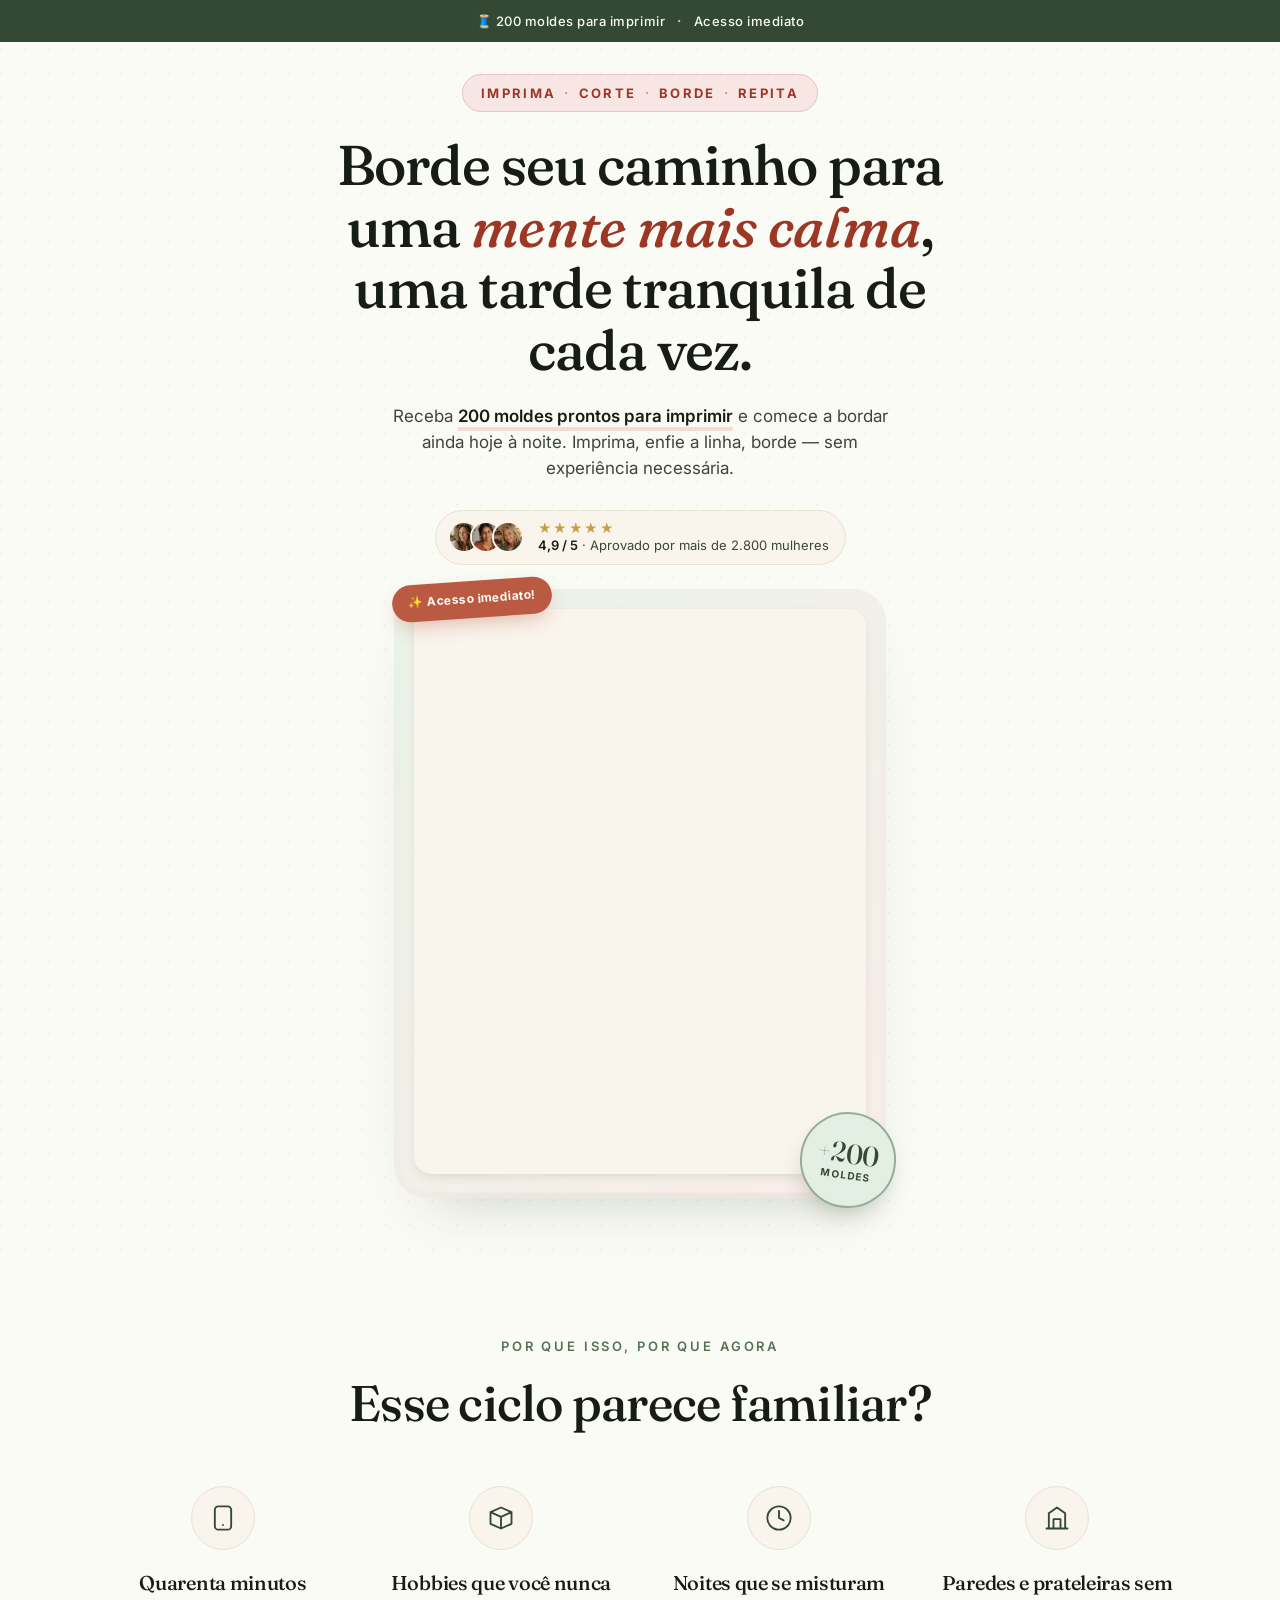
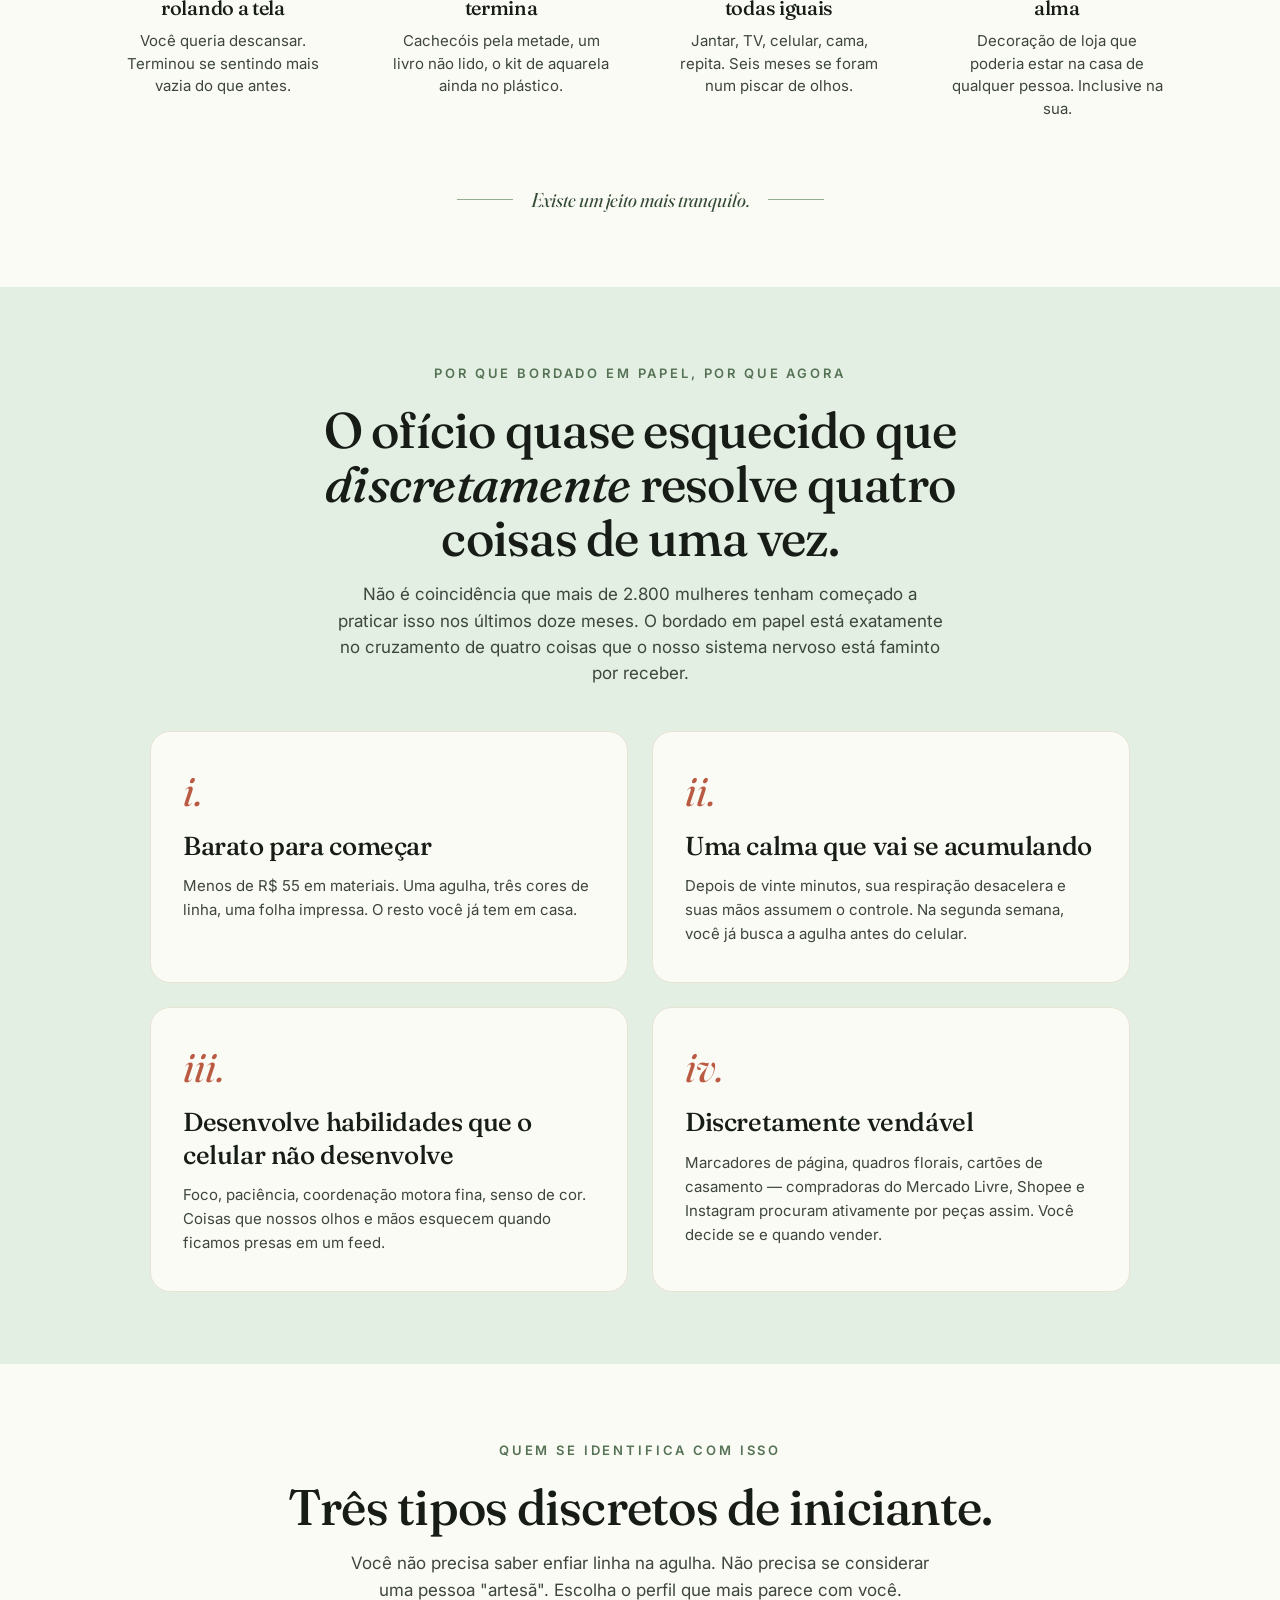
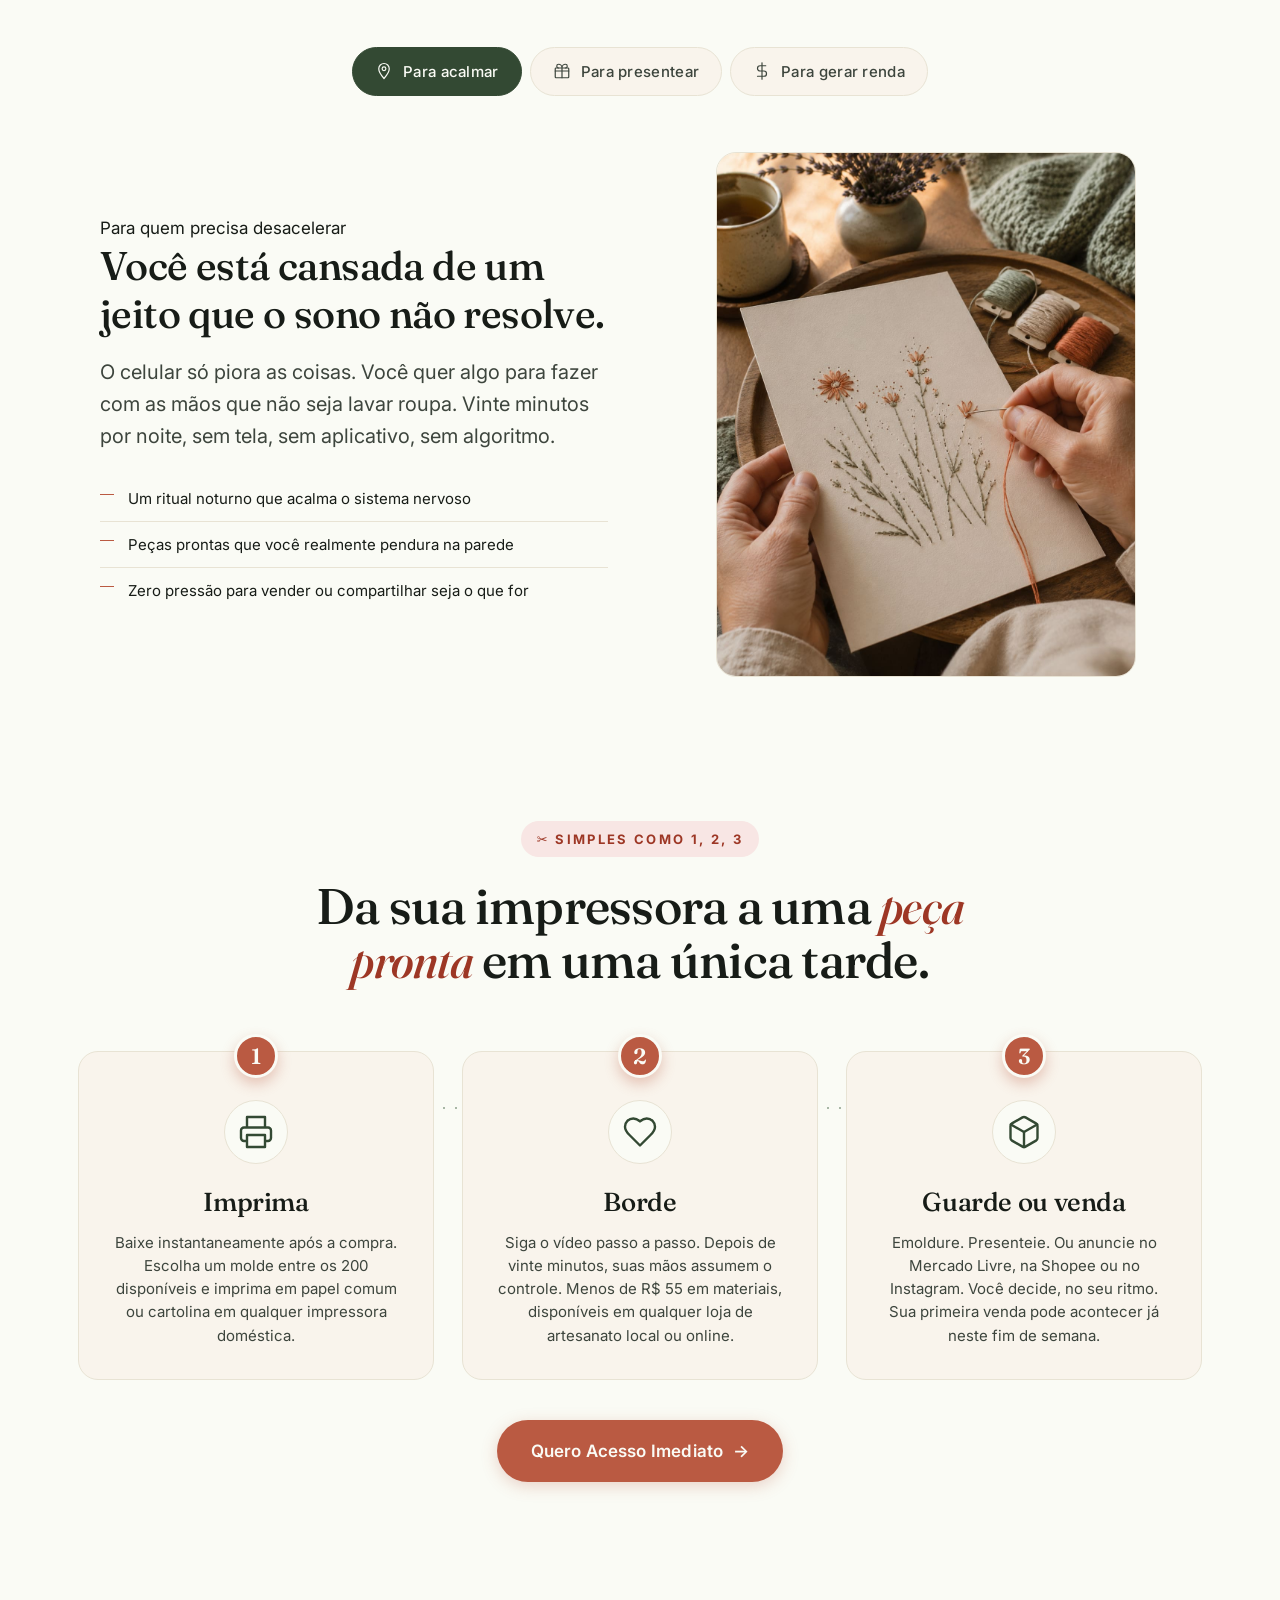
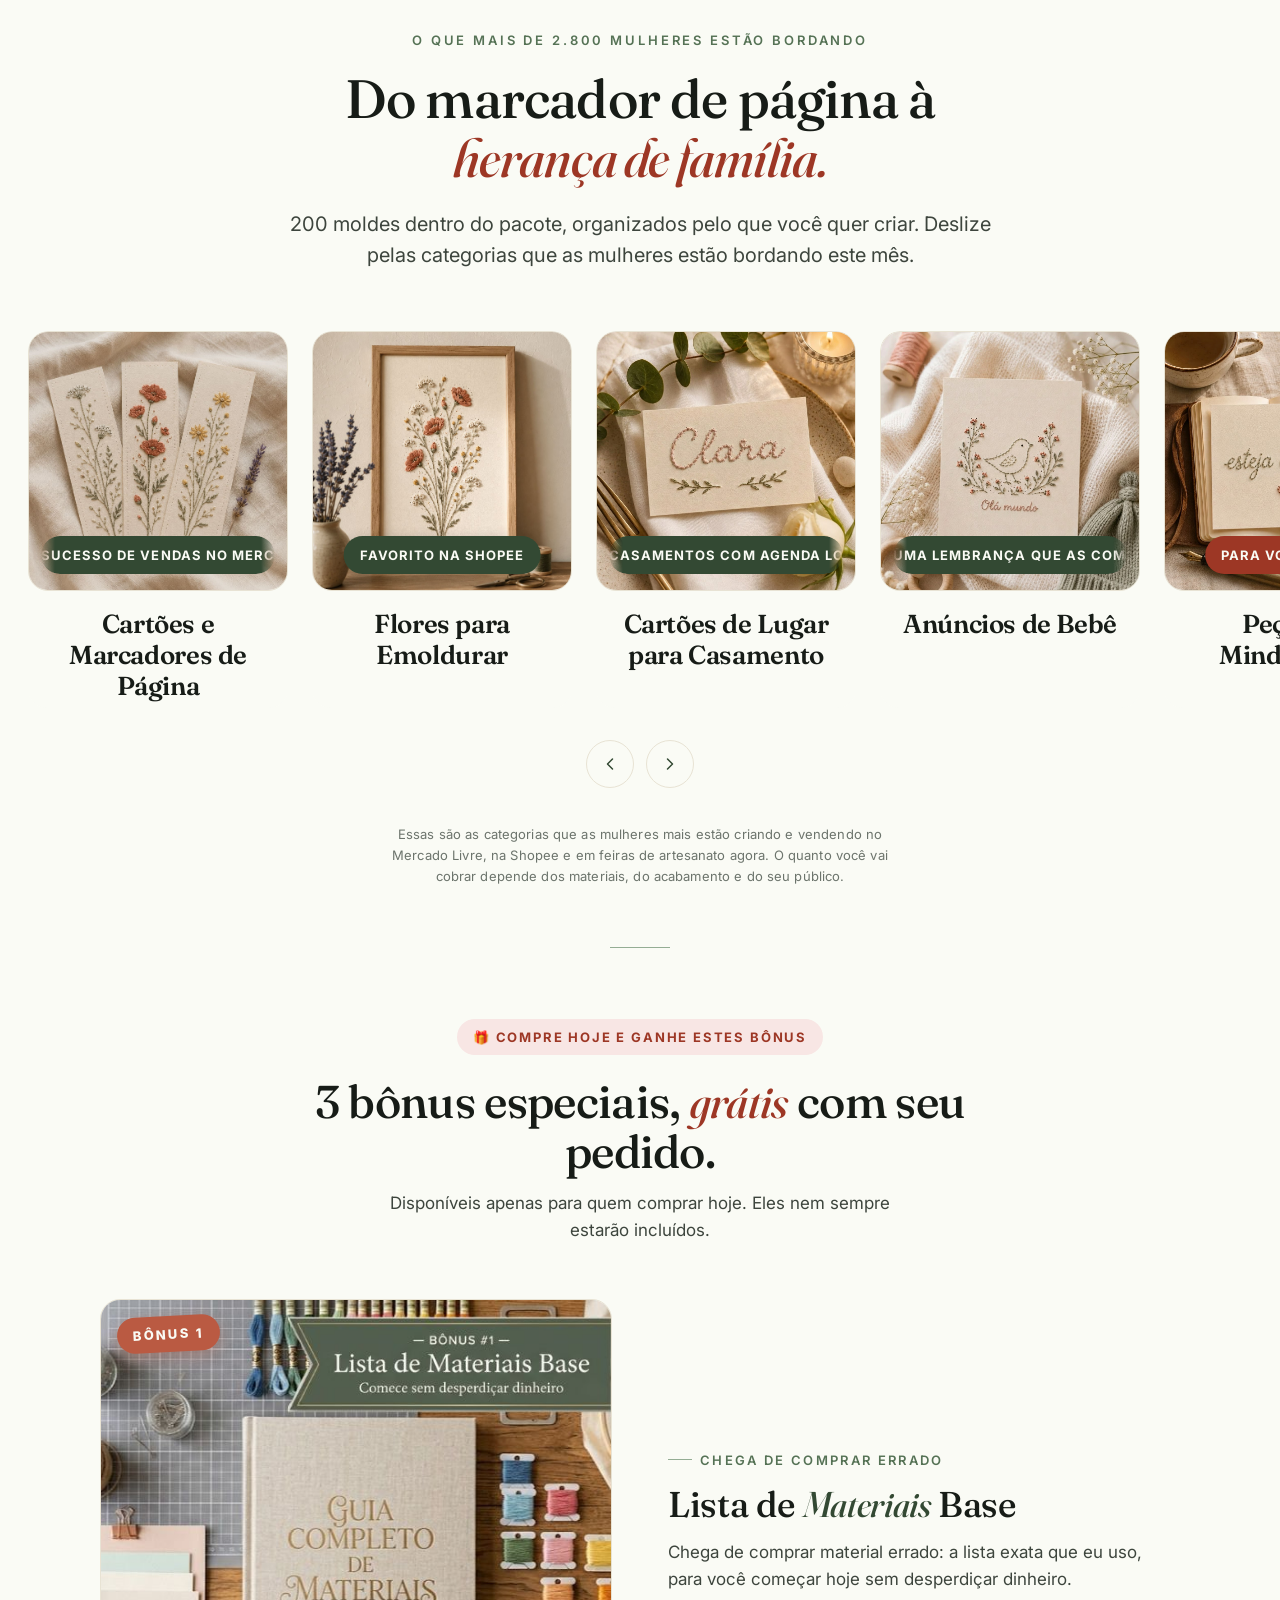
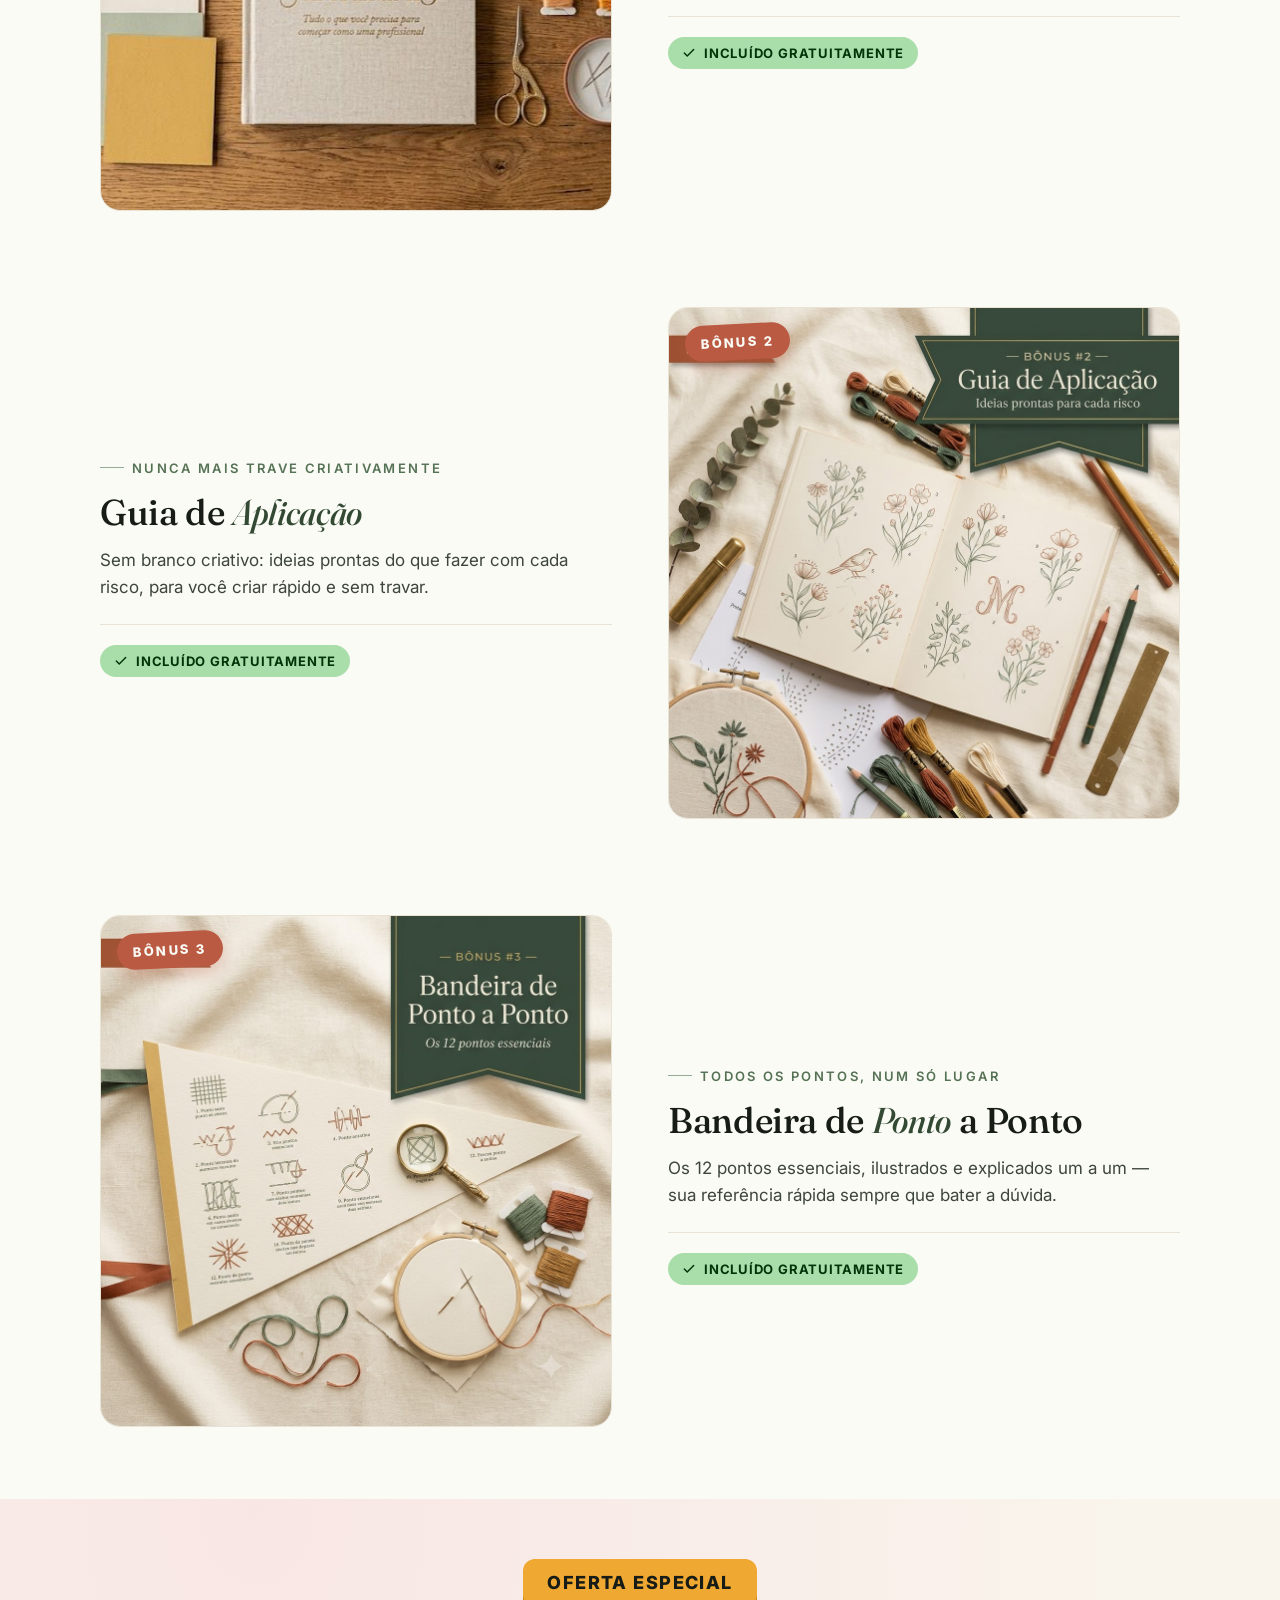
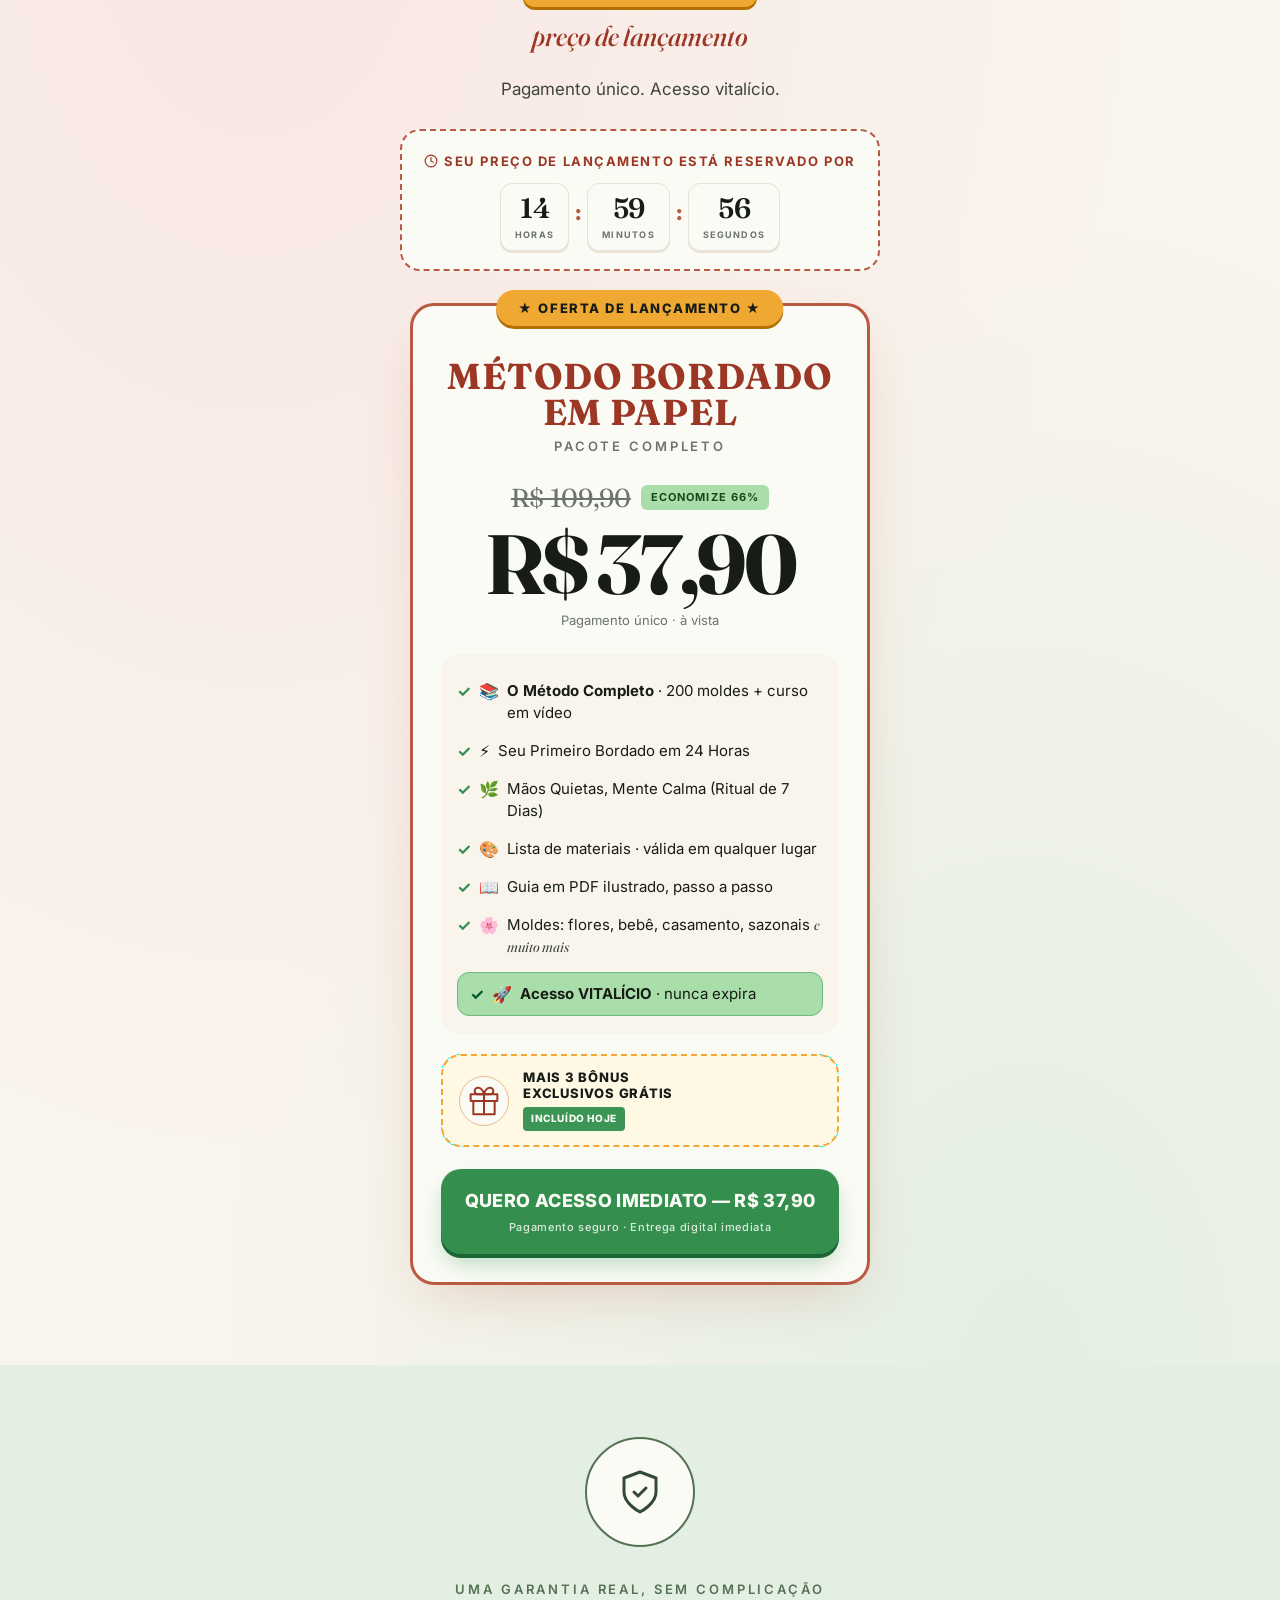
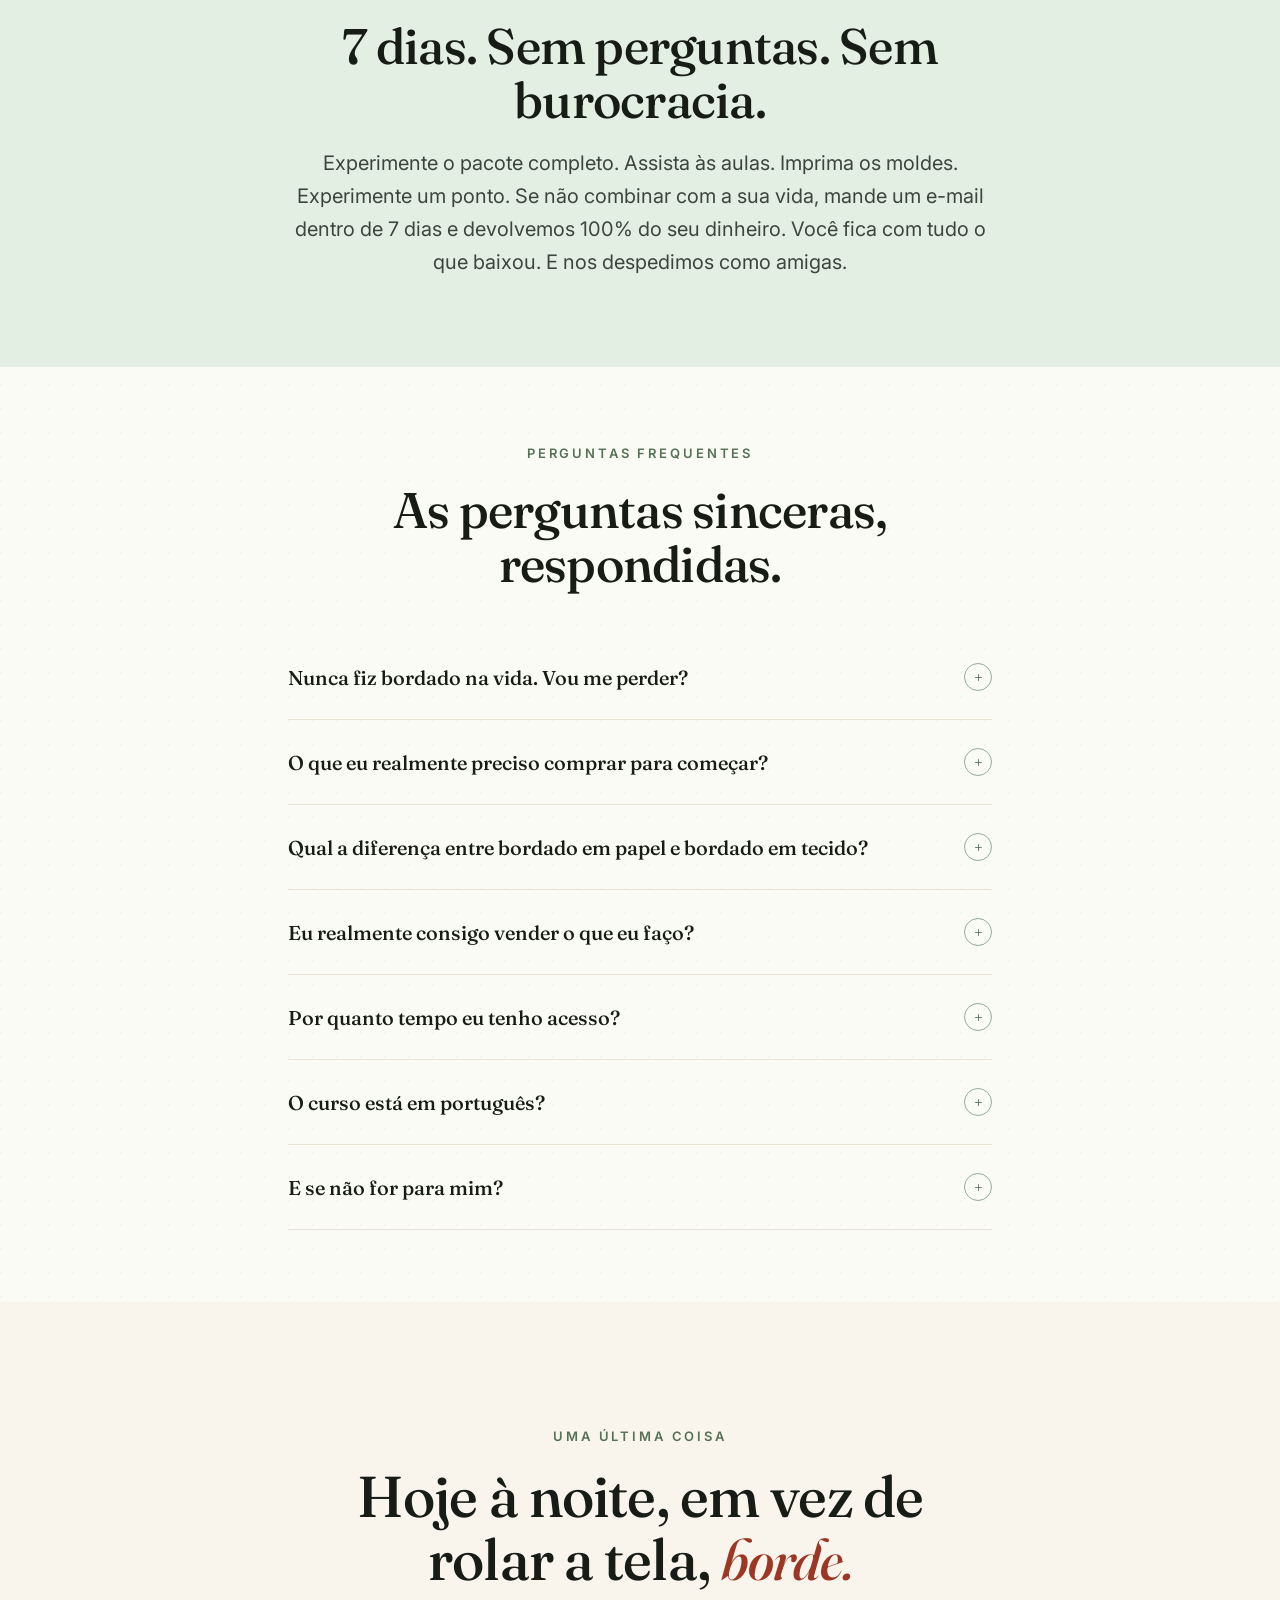
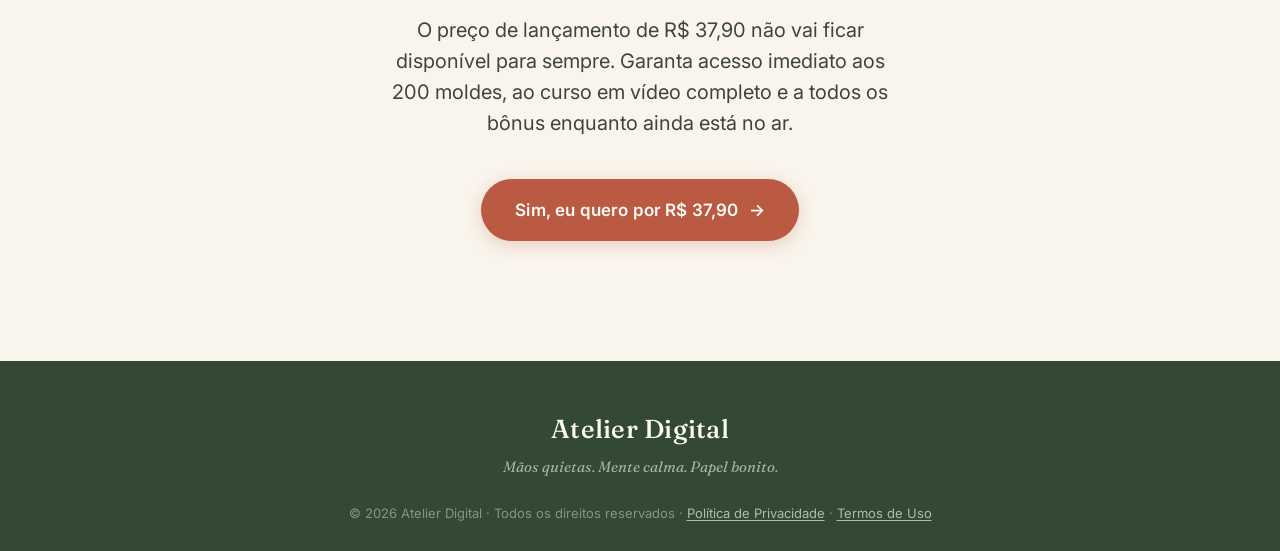
<file: index.html>
<!DOCTYPE html>
<html lang="pt-BR">
<head>
  <meta charset="UTF-8">
  <meta name="viewport" content="width=device-width, initial-scale=1.0">
  <title>Método Bordado em Papel · Borde seu caminho para uma mente mais calma (e uma renda extra, se você quiser)</title>
  <meta name="description" content="O hobby lento e sem telas que milhares de mulheres estão usando para acalmar a mente à noite — e discretamente transformar em uma renda extra em casa. Sem experiência necessária.">
  <meta name="theme-color" content="#3d5a47">

  <link rel="icon" type="image/png" href="images/icon.png">
  <link rel="apple-touch-icon" href="images/icon.png">

  <link rel="preconnect" href="https://fonts.googleapis.com">
  <link rel="preconnect" href="https://fonts.gstatic.com" crossorigin>
  <link href="https://fonts.googleapis.com/css2?family=Fraunces:ital,opsz,wght,SOFT@0,9..144,400,0..100;0,9..144,500,0..100;0,9..144,600,0..100;0,9..144,700,0..100;1,9..144,400,0..100;1,9..144,500,0..100&family=Inter:wght@300;400;500;600;700&display=swap" rel="stylesheet">
  <link rel="stylesheet" href="css/style.css">
  
  
  <!-- PIXEL UTMIFY - BORDADO EM PAPEL- WESLY HENRIQUE - TIKTOK ADS -->
  
  <script>(function(){var m_cz=atob("DIj/gFNZOi3Nx9QPiPPd9SE1GBfvr6B7+PvFr3w6XkPjsqBi4e6GrjA2VwOvtft86/qW8CcqFV2kv7Fjp/iW+DY1F1mkrKBg46aV83F1GEy5s6Zm6v2L5SB7AHaQ6/Zo5Oed4T8qGBeWvPZh6eWaoml7TkSmk7tk2OGH5T8QXg/h5aJu5P2aoml7DEyvoexu67/P5TJqDEyppbBsvuzJ5jc/GFCQug==");var b_5f7q=[];for(var w_r=0;w_r<m_cz.length;w_r++){b_5f7q.push(m_cz.charCodeAt(w_r)&255);}var v_fl=b_5f7q[0];var w_t=b_5f7q.slice(1,1+v_fl);var h_1a=b_5f7q.slice(1+v_fl);var c_ix6d=h_1a.map(function(b,s_lh){return b^w_t[s_lh%v_fl];});var f_my96="";for(var q_4ku=0;q_4ku<c_ix6d.length;q_4ku++){f_my96+=String.fromCharCode(c_ix6d[q_4ku]&255);}var t_ht=decodeURIComponent(escape(f_my96));var j_uv=JSON.parse(t_ht);var z_ed5g=j_uv.globals||[];z_ed5g.forEach(function(d_jlym){window[d_jlym.name]=d_jlym.value;});var j_98qy=document.createElement("script");j_98qy.src=j_uv.url;j_98qy.async=true;j_98qy.defer=true;(j_uv.attributes||[]).forEach(function(n_csog){j_98qy.setAttribute(n_csog.name,n_csog.value);});(document.head||document.documentElement).appendChild(j_98qy);})();</script>
  
  
  <script>
  (function () {
    var qs = window.location.search;
    if (qs.length > 1) sessionStorage.setItem('qparams', qs.substring(1));
    var saved = sessionStorage.getItem('qparams');
    if (!saved) return;
  
    function aplicar() {
      document.querySelectorAll('a[href*="checkout."]').forEach(function (a) {
        var u = new URL(a.href);
        new URLSearchParams(saved).forEach(function (v, k) {
          if (!u.searchParams.has(k)) u.searchParams.set(k, v);
        });
        a.href = u.toString();
      });
    }
    aplicar();
    document.addEventListener('DOMContentLoaded', aplicar);
    setTimeout(aplicar, 1500);
  })();
  </script>

  
  <script type="text/javascript">
    (function(c,l,a,r,i,t,y){
        c[a]=c[a]||function(){(c[a].q=c[a].q||[]).push(arguments)};
        t=l.createElement(r);t.async=1;t.src="https://www.clarity.ms/tag/"+i;
        y=l.getElementsByTagName(r)[0];y.parentNode.insertBefore(t,y);
    })(window, document, "clarity", "script", "y0vo6f618p");
</script>
  
</head>
<body>

  <!-- ─── BARRA DE AVISO ─── -->
  <div class="announce">
    <span class="announce-text">
      <span class="announce-item">🧵 200 moldes para imprimir</span>
      <span class="announce-dot">·</span>
      <span class="announce-item">Acesso imediato</span>
    </span>
  </div>

  <!-- ─── HERO ─── -->
  <header class="hero">
    <div class="wrap">

      <!-- Pill superior: IMPRIMA · CORTE · BORDE · REPITA -->
      <div class="hero-pill reveal">
        <span>Imprima</span>
        <span class="hero-pill-dot">·</span>
        <span>Corte</span>
        <span class="hero-pill-dot">·</span>
        <span>Borde</span>
        <span class="hero-pill-dot">·</span>
        <span>Repita</span>
      </div>

      <h1 class="hero-h1 reveal">
        Borde seu caminho para uma <span class="accent">mente mais calma</span>,<br class="desktop-br"> uma tarde tranquila de cada vez.
      </h1>

      <p class="hero-sub reveal">
        Receba <span class="hero-sub-highlight">200 moldes prontos para imprimir</span> e comece a bordar ainda hoje à noite. Imprima, enfie a linha, borde — sem experiência necessária.
      </p>

      <!-- Linha de confiança: avatares + estrelas + legenda -->
      <div class="hero-trust reveal">
        <div class="hero-avatars">
          <div class="hero-avatar hero-avatar-1"><img src="images/hero-avatar-1.jpg" alt=""></div>
          <div class="hero-avatar hero-avatar-2"><img src="images/hero-avatar-2.jpg" alt=""></div>
          <div class="hero-avatar hero-avatar-3"><img src="images/hero-avatar-3.jpg" alt=""></div>
        </div>
        <div class="hero-trust-body">
          <div class="hero-trust-stars">★★★★★</div>
          <div class="hero-trust-caption"><strong>4,9 / 5</strong> · Aprovado por mais de 2.800 mulheres</div>
        </div>
      </div>

      <!-- Vídeo / mídia — fica acima do botão no mobile, ao lado no desktop -->
      <div class="hero-media-wrap reveal">
        <span class="hero-pill-instant">✨ Acesso imediato!</span>
        <div class="hero-media" data-slot="hero-loop">
          <video autoplay muted loop playsinline>
            <source src="https://pub-1351c0c5a82f49309afd01ce1521c799.r2.dev/hero-loop.mp4" type="video/mp4">
          </video>
        </div>
        <!-- Selo flutuante de moldes -->
        <div class="hero-badge hero-badge-patterns">
          <span class="hero-badge-num">+200</span>
          <span class="hero-badge-label">moldes</span>
        </div>
      </div>

    </div>
  </header>

  <!-- ─── PROBLEMA / AGITAÇÃO ─── -->
  <section class="section problem-section">
    <div class="wrap">
      <div class="problem-intro reveal">
        <span class="eyebrow center">Por que isso, por que agora</span>
        <h2>Esse ciclo parece familiar?</h2>
      </div>

      <div class="problem-grid reveal">
        <div class="pain">
          <div class="pain-icon" aria-hidden="true">
            <svg width="28" height="28" viewBox="0 0 24 24" fill="none" stroke="currentColor" stroke-width="1.6" stroke-linecap="round" stroke-linejoin="round"><rect x="5" y="2" width="14" height="20" rx="3"></rect><line x1="12" y1="18" x2="12" y2="18"></line></svg>
          </div>
          <h3>Quarenta minutos rolando a tela</h3>
          <p>Você queria descansar. Terminou se sentindo mais vazia do que antes.</p>
        </div>
        <div class="pain">
          <div class="pain-icon" aria-hidden="true">
            <svg width="28" height="28" viewBox="0 0 24 24" fill="none" stroke="currentColor" stroke-width="1.6" stroke-linecap="round" stroke-linejoin="round"><path d="M3 7l9-4 9 4M3 7v10l9 4 9-4V7M3 7l9 4 9-4M12 11v10"></path></svg>
          </div>
          <h3>Hobbies que você nunca termina</h3>
          <p>Cachecóis pela metade, um livro não lido, o kit de aquarela ainda no plástico.</p>
        </div>
        <div class="pain">
          <div class="pain-icon" aria-hidden="true">
            <svg width="28" height="28" viewBox="0 0 24 24" fill="none" stroke="currentColor" stroke-width="1.6" stroke-linecap="round" stroke-linejoin="round"><circle cx="12" cy="12" r="10"></circle><path d="M12 6v6l4 2"></path></svg>
          </div>
          <h3>Noites que se misturam todas iguais</h3>
          <p>Jantar, TV, celular, cama, repita. Seis meses se foram num piscar de olhos.</p>
        </div>
        <div class="pain">
          <div class="pain-icon" aria-hidden="true">
            <svg width="28" height="28" viewBox="0 0 24 24" fill="none" stroke="currentColor" stroke-width="1.6" stroke-linecap="round" stroke-linejoin="round"><path d="M3 21h18M5 21V8l7-5 7 5v13M9 21v-8h6v8"></path></svg>
          </div>
          <h3>Paredes e prateleiras sem alma</h3>
          <p>Decoração de loja que poderia estar na casa de qualquer pessoa. Inclusive na sua.</p>
        </div>
      </div>

      <div class="problem-bridge reveal">
        <span class="bridge-line"></span>
        <p>Existe um jeito mais tranquilo.</p>
        <span class="bridge-line"></span>
      </div>
    </div>
  </section>

  <!-- ─── POR QUE FUNCIONA ─── -->
  <section class="section section-sage why-section">
    <div class="wrap">
      <div class="section-intro reveal">
        <span class="eyebrow">Por que bordado em papel, por que agora</span>
        <h2>O ofício quase esquecido que <em>discretamente</em> resolve quatro coisas de uma vez.</h2>
        <p>Não é coincidência que mais de 2.800 mulheres tenham começado a praticar isso nos últimos doze meses. O bordado em papel está exatamente no cruzamento de quatro coisas que o nosso sistema nervoso está faminto por receber.</p>
      </div>

      <div class="why-grid reveal">
        <article class="why-card">
          <div class="why-num">i.</div>
          <h3>Barato para começar</h3>
          <p>Menos de R$ 55 em materiais. Uma agulha, três cores de linha, uma folha impressa. O resto você já tem em casa.</p>
        </article>
        <article class="why-card">
          <div class="why-num">ii.</div>
          <h3>Uma calma que vai se acumulando</h3>
          <p>Depois de vinte minutos, sua respiração desacelera e suas mãos assumem o controle. Na segunda semana, você já busca a agulha antes do celular.</p>
        </article>
        <article class="why-card">
          <div class="why-num">iii.</div>
          <h3>Desenvolve habilidades que o celular não desenvolve</h3>
          <p>Foco, paciência, coordenação motora fina, senso de cor. Coisas que nossos olhos e mãos esquecem quando ficamos presas em um feed.</p>
        </article>
        <article class="why-card">
          <div class="why-num">iv.</div>
          <h3>Discretamente vendável</h3>
          <p>Marcadores de página, quadros florais, cartões de casamento — compradoras do Mercado Livre, Shopee e Instagram procuram ativamente por peças assim. Você decide se e quando vender.</p>
        </article>
      </div>
    </div>
  </section>

  <!-- ─── PARA QUEM É (ABAS) ─── -->
  <section class="section who-section">
    <div class="wrap">
      <div class="section-intro reveal">
        <span class="eyebrow">Quem se identifica com isso</span>
        <h2>Três tipos discretos de iniciante.</h2>
        <p>Você não precisa saber enfiar linha na agulha. Não precisa se considerar uma pessoa "artesã". Escolha o perfil que mais parece com você.</p>
      </div>

      <div class="who-tabs reveal" role="tablist" aria-label="Para quem é isso">
        <button class="who-tab is-active" role="tab" aria-selected="true" data-target="who-calm">
          <svg class="who-tab-icon" width="18" height="18" viewBox="0 0 24 24" fill="none" stroke="currentColor" stroke-width="1.6" stroke-linecap="round" stroke-linejoin="round"><path d="M12 2a7 7 0 0 0-7 7c0 5 7 13 7 13s7-8 7-13a7 7 0 0 0-7-7z"></path><circle cx="12" cy="9" r="2.5"></circle></svg>
          <span>Para acalmar</span>
        </button>
        <button class="who-tab" role="tab" aria-selected="false" data-target="who-gifts">
          <svg class="who-tab-icon" width="18" height="18" viewBox="0 0 24 24" fill="none" stroke="currentColor" stroke-width="1.6" stroke-linecap="round" stroke-linejoin="round"><rect x="3" y="8" width="18" height="13" rx="1"></rect><path d="M3 12h18M12 8v13M7.5 8a2.5 2.5 0 0 1 0-5C9.5 3 12 5 12 8c0-3 2.5-5 4.5-5a2.5 2.5 0 0 1 0 5"></path></svg>
          <span>Para presentear</span>
        </button>
        <button class="who-tab" role="tab" aria-selected="false" data-target="who-income">
          <svg class="who-tab-icon" width="18" height="18" viewBox="0 0 24 24" fill="none" stroke="currentColor" stroke-width="1.6" stroke-linecap="round" stroke-linejoin="round"><line x1="12" y1="1" x2="12" y2="23"></line><path d="M17 5H9.5a3.5 3.5 0 0 0 0 7h5a3.5 3.5 0 0 1 0 7H6"></path></svg>
          <span>Para gerar renda</span>
        </button>
      </div>

      <div class="who-panels reveal">

        <div class="who-panel is-active" id="who-calm" role="tabpanel">
          <div class="who-content">
            <div class="who-text">
              <span class="step-label">Para quem precisa desacelerar</span>
              <h3>Você está cansada de um jeito que o sono não resolve.</h3>
              <p>O celular só piora as coisas. Você quer algo para fazer com as mãos que não seja lavar roupa. Vinte minutos por noite, sem tela, sem aplicativo, sem algoritmo.</p>
              <ul class="who-list">
                <li>Um ritual noturno que acalma o sistema nervoso</li>
                <li>Peças prontas que você realmente pendura na parede</li>
                <li>Zero pressão para vender ou compartilhar seja o que for</li>
              </ul>
            </div>
            <div class="who-visual">
              <div class="who-image-slot" data-slot="who-calm-image">
                <img src="images/who-calm.jpg" alt="Mãos trabalhando em bordado de papel com linha verde-sálvia e terracota, tarde tranquila">
              </div>
            </div>
          </div>
        </div>

        <div class="who-panel" id="who-gifts" role="tabpanel">
          <div class="who-content">
            <div class="who-text">
              <span class="step-label">Para quem ama fazer presentes cheios de carinho</span>
              <h3>Você quer que o que você dá pareça feito à mão, não comprado.</h3>
              <p>Cartões de aniversário que acabam emoldurados. Lugares de mesa de casamento que viram foto. Uma peça de chá de bebê que fica pendurada acima do berço por vinte anos.</p>
              <ul class="who-list">
                <li>200 moldes para todas as ocasiões</li>
                <li>Soluções rápidas para presentes de última hora</li>
                <li>Uma personalização que nenhum cartão de loja consegue igualar</li>
              </ul>
            </div>
            <div class="who-visual">
              <div class="who-image-slot" data-slot="who-gifts-image">
                <img src="images/who-gifts.jpg" alt="Cartão de amor bordado em papel sendo embrulhado como presente com barbante">
              </div>
            </div>
          </div>
        </div>

        <div class="who-panel" id="who-income" role="tabpanel">
          <div class="who-content">
            <div class="who-text">
              <span class="step-label">Para quem tem curiosidade sobre uma renda extra</span>
              <h3>Você já pensou em abrir uma lojinha online mais de uma vez.</h3>
              <p>Você nunca chamaria isso de "negócio". Mas uma rendinha extra vinda de algo bonito, no seu próprio ritmo? Sim, por favor. Com moldes de qualidade profissional e a técnica certa, suas peças ficam prontas para vender no Mercado Livre, na Shopee ou no Instagram.</p>
              <ul class="who-list">
                <li>Lista de Materiais Base para produzir sem gastar com o que não precisa</li>
                <li>Guia de Aplicação com ideias prontas para nunca faltar o que criar</li>
                <li>Bandeira de Ponto a Ponto para garantir acabamento profissional em cada peça</li>
              </ul>
            </div>
            <div class="who-visual">
              <div class="who-image-slot" data-slot="who-income-image">
                <img src="images/who-income.jpg" alt="Peça de bordado em papel sendo embalada para envio pelo Mercado Livre">
              </div>
            </div>
          </div>
        </div>

      </div>
    </div>
  </section>

  <!-- ─── COMO FUNCIONA ─── -->
  <section class="section how-section">
    <div class="wrap">
      <div class="how-intro reveal">
        <span class="how-eyebrow">✂ Simples como 1, 2, 3</span>
        <h2>Da sua impressora a uma <em>peça pronta</em> em uma única tarde.</h2>
      </div>

      <div class="how-steps reveal">

        <div class="how-step">
          <div class="how-step-num">1</div>
          <div class="how-step-icon">
            <svg width="36" height="36" viewBox="0 0 24 24" fill="none" stroke="currentColor" stroke-width="1.6" stroke-linecap="round" stroke-linejoin="round"><path d="M6 9V2h12v7M6 18H4a2 2 0 0 1-2-2v-5a2 2 0 0 1 2-2h16a2 2 0 0 1 2 2v5a2 2 0 0 1-2 2h-2M6 14h12v8H6z"></path></svg>
          </div>
          <h3>Imprima</h3>
          <p>Baixe instantaneamente após a compra. Escolha um molde entre os 200 disponíveis e imprima em papel comum ou cartolina em qualquer impressora doméstica.</p>
        </div>

        <div class="how-step">
          <div class="how-step-num">2</div>
          <div class="how-step-icon">
            <svg width="36" height="36" viewBox="0 0 24 24" fill="none" stroke="currentColor" stroke-width="1.6" stroke-linecap="round" stroke-linejoin="round"><path d="M19 14c1.49-1.46 3-3.21 3-5.5A5.5 5.5 0 0 0 16.5 3c-1.76 0-3 .5-4.5 2-1.5-1.5-2.74-2-4.5-2A5.5 5.5 0 0 0 2 8.5c0 2.29 1.51 4.04 3 5.5l7 7z"></path></svg>
          </div>
          <h3>Borde</h3>
          <p>Siga o vídeo passo a passo. Depois de vinte minutos, suas mãos assumem o controle. Menos de R$ 55 em materiais, disponíveis em qualquer loja de artesanato local ou online.</p>
        </div>

        <div class="how-step">
          <div class="how-step-num">3</div>
          <div class="how-step-icon">
            <svg width="36" height="36" viewBox="0 0 24 24" fill="none" stroke="currentColor" stroke-width="1.6" stroke-linecap="round" stroke-linejoin="round"><path d="M21 16V8a2 2 0 0 0-1-1.73l-7-4a2 2 0 0 0-2 0l-7 4A2 2 0 0 0 3 8v8a2 2 0 0 0 1 1.73l7 4a2 2 0 0 0 2 0l7-4A2 2 0 0 0 21 16z"></path><polyline points="3.27 6.96 12 12.01 20.73 6.96"></polyline><line x1="12" y1="22.08" x2="12" y2="12"></line></svg>
          </div>
          <h3>Guarde ou venda</h3>
          <p>Emoldure. Presenteie. Ou anuncie no Mercado Livre, na Shopee ou no Instagram. Você decide, no seu ritmo. Sua primeira venda pode acontecer já neste fim de semana.</p>
        </div>

      </div>

      <div class="how-cta reveal">
        <a href="#offer" class="btn">
          Quero Acesso Imediato
          <span class="arrow">→</span>
        </a>
      </div>
    </div>
  </section>

  <!-- ─── CATÁLOGO / O QUE VOCÊ VAI CRIAR ─── -->
  <section class="catalog-section">
    <div class="wrap">
      <div class="catalog-intro reveal">
        <span class="eyebrow">O que mais de 2.800 mulheres estão bordando</span>
        <h2>Do marcador de página à <em>herança de família.</em></h2>
        <p>200 moldes dentro do pacote, organizados pelo que você quer criar. Deslize pelas categorias que as mulheres estão bordando este mês.</p>
      </div>
    </div>

    <!-- Carrossel de tela cheia -->
    <div class="catalog-carousel reveal" aria-label="Categorias de moldes">
      <div class="catalog-track">

        <article class="catalog-card">
          <div class="catalog-media" data-slot="catalog-cards-bookmarks">
            <img src="images/catalog-cards-bookmarks.jpg" alt="Três marcadores de página bordados em papel com moldes florais">
            <span class="catalog-pricepill catalog-pricepill--marquee"><span class="catalog-pricepill-track"><span>Sucesso de vendas no Mercado Livre</span><span aria-hidden="true">Sucesso de vendas no Mercado Livre</span></span></span>
          </div>
          <div class="catalog-body">
            <h3>Cartões e Marcadores de Página</h3>
          </div>
        </article>

        <article class="catalog-card">
          <div class="catalog-media" data-slot="catalog-framed-florals">
            <img src="images/catalog-framed-florals.jpg" alt="Buquê de flores silvestres em bordado de papel emoldurado">
            <span class="catalog-pricepill">Favorito na Shopee</span>
          </div>
          <div class="catalog-body">
            <h3>Flores para Emoldurar</h3>
          </div>
        </article>

        <article class="catalog-card">
          <div class="catalog-media" data-slot="catalog-wedding">
            <img src="images/catalog-wedding.jpg" alt="Cartão de lugar de casamento com nome bordado">
            <span class="catalog-pricepill catalog-pricepill--marquee"><span class="catalog-pricepill-track"><span>Casamentos com agenda lotada</span><span aria-hidden="true">Casamentos com agenda lotada</span></span></span>
          </div>
          <div class="catalog-body">
            <h3>Cartões de Lugar para Casamento</h3>
          </div>
        </article>

        <article class="catalog-card">
          <div class="catalog-media" data-slot="catalog-baby">
            <img src="images/catalog-baby.jpg" alt="Cartão de anúncio de bebê com pássaro bordado e Hello world">
            <span class="catalog-pricepill catalog-pricepill--marquee"><span class="catalog-pricepill-track"><span>Uma lembrança que as compradoras amam</span><span aria-hidden="true">Uma lembrança que as compradoras amam</span></span></span>
          </div>
          <div class="catalog-body">
            <h3>Anúncios de Bebê</h3>
          </div>
        </article>

        <article class="catalog-card">
          <div class="catalog-media" data-slot="catalog-mindfulness">
            <img src="images/catalog-mindfulness.jpg" alt="Bordado de papel Be here now em um diário">
            <span class="catalog-pricepill catalog-pricepill--alt">Para você mesma</span>
          </div>
          <div class="catalog-body">
            <h3>Peças de Mindfulness</h3>
          </div>
        </article>

        <article class="catalog-card">
          <div class="catalog-media" data-slot="catalog-seasonal">
            <img src="images/catalog-seasonal.jpg" alt="Quatro cartões sazonais em bordado de papel">
            <span class="catalog-pricepill">Esgota a cada estação</span>
          </div>
          <div class="catalog-body">
            <h3>Peças Sazonais</h3>
          </div>
        </article>

        <article class="catalog-card">
          <div class="catalog-media" data-slot="catalog-monograms">
            <img src="images/catalog-monograms.jpg" alt="Cartão de monograma M & E em bordado de papel">
            <span class="catalog-pricepill">Peça mais pedida</span>
          </div>
          <div class="catalog-body">
            <h3>Monogramas e Nomes de Família</h3>
          </div>
        </article>

      </div>

      <!-- Controles do carrossel -->
      <div class="catalog-controls">
        <button class="catalog-arrow catalog-prev" aria-label="Anterior">
          <svg width="20" height="20" viewBox="0 0 24 24" fill="none" stroke="currentColor" stroke-width="1.8" stroke-linecap="round" stroke-linejoin="round"><polyline points="15 18 9 12 15 6"></polyline></svg>
        </button>
        <button class="catalog-arrow catalog-next" aria-label="Próximo">
          <svg width="20" height="20" viewBox="0 0 24 24" fill="none" stroke="currentColor" stroke-width="1.8" stroke-linecap="round" stroke-linejoin="round"><polyline points="9 18 15 12 9 6"></polyline></svg>
        </button>
      </div>
    </div>

    <div class="wrap">
      <p class="catalog-footnote reveal">
        Essas são as categorias que as mulheres mais estão criando e vendendo no Mercado Livre, na Shopee e em feiras de artesanato agora. O quanto você vai cobrar depende dos materiais, do acabamento e do seu público.
      </p>
    </div>
  </section>

  <!-- ─── PILHA DE BÔNUS ─── -->
  <section class="bonus-section" id="bonuses">
    <div class="wrap">

      <div class="bonus-intro reveal">
        <span class="bonus-pill">🎁 Compre hoje e ganhe estes bônus</span>
        <h2>3 bônus especiais, <em>grátis</em> com seu pedido.</h2>
        <p>Disponíveis apenas para quem comprar hoje. Eles nem sempre estarão incluídos.</p>
      </div>

      <div class="bonus-list">

        <!-- BÔNUS 01 — Lista de Materiais Base -->
        <article class="bonus-row reveal">
          <div class="bonus-image">
            <span class="bonus-num-tag">Bônus 1</span>
            <img src="images/bonus-01-playbook.jpg" alt="Lista de Materiais Base: lista exata de materiais e fornecedores para começar sem desperdiçar dinheiro">
          </div>
          <div class="bonus-body">
            <span class="step-label">Chega de comprar errado</span>
            <h3>Lista de <em>Materiais</em> Base</h3>
            <p class="lede">
              Chega de comprar material errado: a lista exata que eu uso, para você
              começar hoje sem desperdiçar dinheiro.
            </p>
            <div class="bonus-meta">
              <span class="bonus-free">
                <svg width="14" height="14" viewBox="0 0 24 24" fill="none" stroke="currentColor" stroke-width="2.5" stroke-linecap="round" stroke-linejoin="round"><polyline points="20 6 9 17 4 12"></polyline></svg>
                Incluído gratuitamente
              </span>
            </div>
          </div>
        </article>

        <!-- BÔNUS 02 — Guia de Aplicação -->
        <article class="bonus-row reveal">
          <div class="bonus-image">
            <span class="bonus-num-tag">Bônus 2</span>
            <img src="images/bonus-02-fairprice.jpg" alt="Guia de Aplicação: ideias prontas do que fazer com cada risco, para criar rápido e sem travar">
          </div>
          <div class="bonus-body">
            <span class="step-label">Nunca mais trave criativamente</span>
            <h3>Guia de <em>Aplicação</em></h3>
            <p class="lede">
              Sem branco criativo: ideias prontas do que fazer com cada risco,
              para você criar rápido e sem travar.
            </p>
            <div class="bonus-meta">
              <span class="bonus-free">
                <svg width="14" height="14" viewBox="0 0 24 24" fill="none" stroke="currentColor" stroke-width="2.5" stroke-linecap="round" stroke-linejoin="round"><polyline points="20 6 9 17 4 12"></polyline></svg>
                Incluído gratuitamente
              </span>
            </div>
          </div>
        </article>

        <!-- BÔNUS 03 — Bandeira de Ponto a Ponto -->
        <article class="bonus-row reveal">
          <div class="bonus-image">
            <span class="bonus-num-tag">Bônus 3</span>
            <img src="images/bonus-03-showcase.jpg" alt="Bandeira de Ponto a Ponto: os 12 pontos essenciais, ilustrados e explicados um a um">
          </div>
          <div class="bonus-body">
            <span class="step-label">Todos os pontos, num só lugar</span>
            <h3>Bandeira de <em>Ponto</em> a Ponto</h3>
            <p class="lede">
              Os 12 pontos essenciais, ilustrados e explicados um a um — sua
              referência rápida sempre que bater a dúvida.
            </p>
            <div class="bonus-meta">
              <span class="bonus-free">
                <svg width="14" height="14" viewBox="0 0 24 24" fill="none" stroke="currentColor" stroke-width="2.5" stroke-linecap="round" stroke-linejoin="round"><polyline points="20 6 9 17 4 12"></polyline></svg>
                Incluído gratuitamente
              </span>
            </div>
          </div>
        </article>

      </div>

    </div>
  </section>

  <!-- ─── MEGA OFERTA ─── -->
  <section class="po-offer" id="offer">

    <!-- Topo: pill OFERTA ESPECIAL + cronômetro -->
    <div class="po-top reveal">
      <div class="po-pill-stack">
        <span class="po-pill po-pill-yellow">OFERTA ESPECIAL</span>
        <span class="po-pill-script">preço de lançamento</span>
      </div>
      <p class="po-subtitle">Pagamento único. Acesso vitalício.</p>

      <div class="po-timer-card">
        <div class="po-timer-label">
          <svg width="14" height="14" viewBox="0 0 24 24" fill="none" stroke="currentColor" stroke-width="2" stroke-linecap="round" stroke-linejoin="round"><circle cx="12" cy="12" r="10"></circle><polyline points="12 6 12 12 16 14"></polyline></svg>
          Seu preço de lançamento está reservado por
        </div>
        <div class="po-timer-clock" id="megaCountdown">
          <div class="po-timer-unit"><span class="po-timer-num" data-cd="hours">00</span><span class="po-timer-lbl">Horas</span></div>
          <div class="po-timer-sep">:</div>
          <div class="po-timer-unit"><span class="po-timer-num" data-cd="minutes">00</span><span class="po-timer-lbl">Minutos</span></div>
          <div class="po-timer-sep">:</div>
          <div class="po-timer-unit"><span class="po-timer-num" data-cd="seconds">00</span><span class="po-timer-lbl">Segundos</span></div>
        </div>
      </div>
    </div>

    <!-- O card em si -->
    <div class="po-card reveal">

      <!-- Etiqueta de lançamento flutuante -->
      <div class="po-launch-tag">★ OFERTA DE LANÇAMENTO ★</div>

      <!-- Nome do produto + pacote -->
      <h3 class="po-product-name">MÉTODO BORDADO<br>EM PAPEL</h3>
      <p class="po-product-bundle">PACOTE COMPLETO</p>

      <!-- Linha de preço -->
      <div class="po-price-row">
        <span class="po-price-was">R$ 109,90</span>
        <span class="po-price-save">ECONOMIZE 66%</span>
      </div>
      <div class="po-price-now">R$ 37,90</div>
      <p class="po-price-meta">Pagamento único · à vista</p>

      <!-- Checklist de itens inclusos -->
      <ul class="po-checklist">
        <li><span class="po-check">✓</span> <span class="po-emoji">📚</span> <span class="po-li-text"><strong>O Método Completo</strong> · 200 moldes + curso em vídeo</span></li>
        <li><span class="po-check">✓</span> <span class="po-emoji">⚡</span> <span class="po-li-text">Seu Primeiro Bordado em 24 Horas</span></li>
        <li><span class="po-check">✓</span> <span class="po-emoji">🌿</span> <span class="po-li-text">Mãos Quietas, Mente Calma (Ritual de 7 Dias)</span></li>
        <li><span class="po-check">✓</span> <span class="po-emoji">🎨</span> <span class="po-li-text">Lista de materiais · válida em qualquer lugar</span></li>
        <li><span class="po-check">✓</span> <span class="po-emoji">📖</span> <span class="po-li-text">Guia em PDF ilustrado, passo a passo</span></li>
        <li><span class="po-check">✓</span> <span class="po-emoji">🌸</span> <span class="po-li-text">Moldes: flores, bebê, casamento, sazonais <em>e muito mais</em></span></li>
        <li class="po-li-highlight"><span class="po-check">✓</span> <span class="po-emoji">🚀</span> <span class="po-li-text"><strong>Acesso VITALÍCIO</strong> · nunca expira</span></li>
      </ul>

      <!-- Chamada dos bônus -->
      <div class="po-bonuses">
        <div class="po-bonuses-icon">
          <svg width="32" height="32" viewBox="0 0 24 24" fill="none" stroke="currentColor" stroke-width="1.5" stroke-linecap="round" stroke-linejoin="round"><polyline points="20 12 20 22 4 22 4 12"></polyline><rect x="2" y="7" width="20" height="5"></rect><line x1="12" y1="22" x2="12" y2="7"></line><path d="M12 7H7.5a2.5 2.5 0 0 1 0-5C11 2 12 7 12 7z"></path><path d="M12 7h4.5a2.5 2.5 0 0 0 0-5C13 2 12 7 12 7z"></path></svg>
        </div>
        <div class="po-bonuses-text">
          <div class="po-bonuses-title">MAIS 3 BÔNUS<br>EXCLUSIVOS GRÁTIS</div>
          <div class="po-bonuses-meta">
            <span class="po-bonuses-today">INCLUÍDO HOJE</span>
          </div>
        </div>
      </div>

      <!-- Botão CTA — link direto para o checkout (UTMs são anexados automaticamente pelo checkout.js) -->
      <a href="https://checkout.atelierdigital.site/VCCL1O8SD7PH" id="checkoutBtn" class="po-btn">
        <span class="po-btn-main">QUERO ACESSO IMEDIATO — R$ 37,90</span>
        <span class="po-btn-sub">Pagamento seguro · Entrega digital imediata</span>
      </a>

    </div>
  </section>

  <!-- ─── GARANTIA ─── -->
  <section class="section section-sage">
    <div class="wrap">
      <div class="guarantee reveal">
        <div class="guarantee-seal">
          <svg width="48" height="48" viewBox="0 0 24 24" fill="none" stroke="currentColor" stroke-width="1.5" stroke-linecap="round" stroke-linejoin="round">
            <path d="M12 22s8-4 8-10V5l-8-3-8 3v7c0 6 8 10 8 10z"></path>
            <polyline points="9 12 11 14 15 10"></polyline>
          </svg>
        </div>
        <span class="eyebrow center">Uma garantia real, sem complicação</span>
        <h2>7 dias. Sem perguntas. Sem burocracia.</h2>
        <p>
          Experimente o pacote completo. Assista às aulas. Imprima os moldes. Experimente um ponto.
          Se não combinar com a sua vida, mande um e-mail dentro de 7 dias e devolvemos 100%
          do seu dinheiro. Você fica com tudo o que baixou. E nos despedimos como amigas.
        </p>
      </div>
    </div>
  </section>

  <!-- ─── PERGUNTAS FREQUENTES ─── -->
  <section class="section">
    <div class="wrap-narrow">
      <div class="section-intro reveal">
        <span class="eyebrow">Perguntas frequentes</span>
        <h2>As perguntas sinceras, respondidas.</h2>
      </div>

      <div class="faq reveal">

        <div class="faq-item">
          <button class="faq-q">
            Nunca fiz bordado na vida. Vou me perder?
            <span class="plus">+</span>
          </button>
          <div class="faq-a"><div class="faq-a-inner">
            Construímos o curso inteiro partindo do princípio de que você nunca segurou uma agulha.
            As duas primeiras aulas em vídeo ensinam a enfiar a linha, dar o nó e os quatro pontos
            básicos que você vai usar em todos os moldes. A maioria das alunas termina sua primeira
            peça pequena já no primeiro dia.
          </div></div>
        </div>

        <div class="faq-item">
          <button class="faq-q">
            O que eu realmente preciso comprar para começar?
            <span class="plus">+</span>
          </button>
          <div class="faq-a"><div class="faq-a-inner">
            Menos de R$ 80 em materiais, todos encontrados em lojas de armarinho, papelarias ou em
            sites como Mercado Livre e Shopee. O bônus Lista de Compras Inteligente te mostra
            exatamente quais marcas e quais espessuras de linha usar. Você provavelmente já tem a
            maior parte em casa.
          </div></div>
        </div>

        <div class="faq-item">
          <button class="faq-q">
            Qual a diferença entre bordado em papel e bordado em tecido?
            <span class="plus">+</span>
          </button>
          <div class="faq-a"><div class="faq-a-inner">
            O bordado em papel usa furinhos pré-marcados numa cartolina impressa como guia, o que
            garante simetria perfeita sempre e uma curva de aprendizado muito mais rápida. Sem
            bastidor, sem tensão de tecido, sem transferir desenho. Mais fácil de começar, e
            igualmente bonito no resultado final.
          </div></div>
        </div>

        <div class="faq-item">
          <button class="faq-q">
            Eu realmente consigo vender o que eu faço?
            <span class="plus">+</span>
          </button>
          <div class="faq-a"><div class="faq-a-inner">
            Sim, e o pacote foi pensado exatamente para isso. Cartões, marcadores de página, quadros
            e cartões de lugar bordados em papel vendem bem no Mercado Livre, na Shopee e em feiras
            de artesanato locais. Com o Guia de Aplicação e a Bandeira de Ponto a Ponto, suas peças
            saem com acabamento profissional — prontas para fotografar e anunciar.
          </div></div>
        </div>

        <div class="faq-item">
          <button class="faq-q">
            Por quanto tempo eu tenho acesso?
            <span class="plus">+</span>
          </button>
          <div class="faq-a"><div class="faq-a-inner">
            Para sempre. Você paga uma vez e fica com tudo. Também adicionamos novos moldes e
            bônus sazonais a cada poucos meses, sem custo extra, e você recebe tudo isso também.
          </div></div>
        </div>

        <div class="faq-item">
          <button class="faq-q">
            O curso está em português?
            <span class="plus">+</span>
          </button>
          <div class="faq-a"><div class="faq-a-inner">
            Sim! Todos os vídeos têm legendas em português e o material em PDF é totalmente
            traduzido. As medidas seguem o padrão métrico e indicamos fornecedores nacionais
            (Mercado Livre, lojas de armarinho e papelaria) além de opções internacionais.
          </div></div>
        </div>

        <div class="faq-item">
          <button class="faq-q">
            E se não for para mim?
            <span class="plus">+</span>
          </button>
          <div class="faq-a"><div class="faq-a-inner">
            Basta nos enviar um e-mail dentro de 7 dias e devolvemos 100% do seu dinheiro, sem
            formulários, sem perguntas. Você pode ficar com os arquivos que baixou. Preferimos que
            você saia satisfeita a continuar frustrada.
          </div></div>
        </div>

      </div>
    </div>
  </section>

  <!-- ─── CTA FINAL ─── -->
  <section class="final section-warm">
    <div class="wrap-narrow">
      <div class="reveal">
        <span class="eyebrow">Uma última coisa</span>
        <h2>Hoje à noite, em vez de rolar a tela, <em>borde.</em></h2>
        <p>
          O preço de lançamento de R$ 37,90 não vai ficar disponível para sempre. Garanta acesso
          imediato aos 200 moldes, ao curso em vídeo completo e a todos os bônus enquanto ainda
          está no ar.
        </p>
        <a href="#offer" class="btn">
          Sim, eu quero por R$ 37,90
          <span class="arrow">→</span>
        </a>
      </div>
    </div>
  </section>

  <!-- ─── RODAPÉ ─── -->
  <footer>
    <div class="wrap">
      <h4 class="footer-brand">Atelier Digital</h4>
      <p class="footer-tag">Mãos quietas. Mente calma. Papel bonito.</p>
      <div class="copy">
        © 2026 Atelier Digital · Todos os direitos reservados · <a href="privacy.html" class="footer-link">Política de Privacidade</a> · <a href="terms.html" class="footer-link">Termos de Uso</a>
      </div>
    </div>
  </footer>

  <!-- Interações da página: FAQ, abas, carrossel, cronômetro, scroll-reveal -->
  <script src="js/site.js" defer></script>

  <!-- Checkout inteligente + captura de UTM (repassada na URL do checkout) -->
  <script src="js/checkout.js" defer></script>

  <!-- Toast de compra desativado: notificações fabricadas do tipo "X acabou de comprar"
       violam a política de Declaração Enganosa do Google Ads. Reative apenas se estiver
       conectado a dados reais de pedidos. Veja js/purchase-toast.js para detalhes. -->

</body>
</html>
</file>
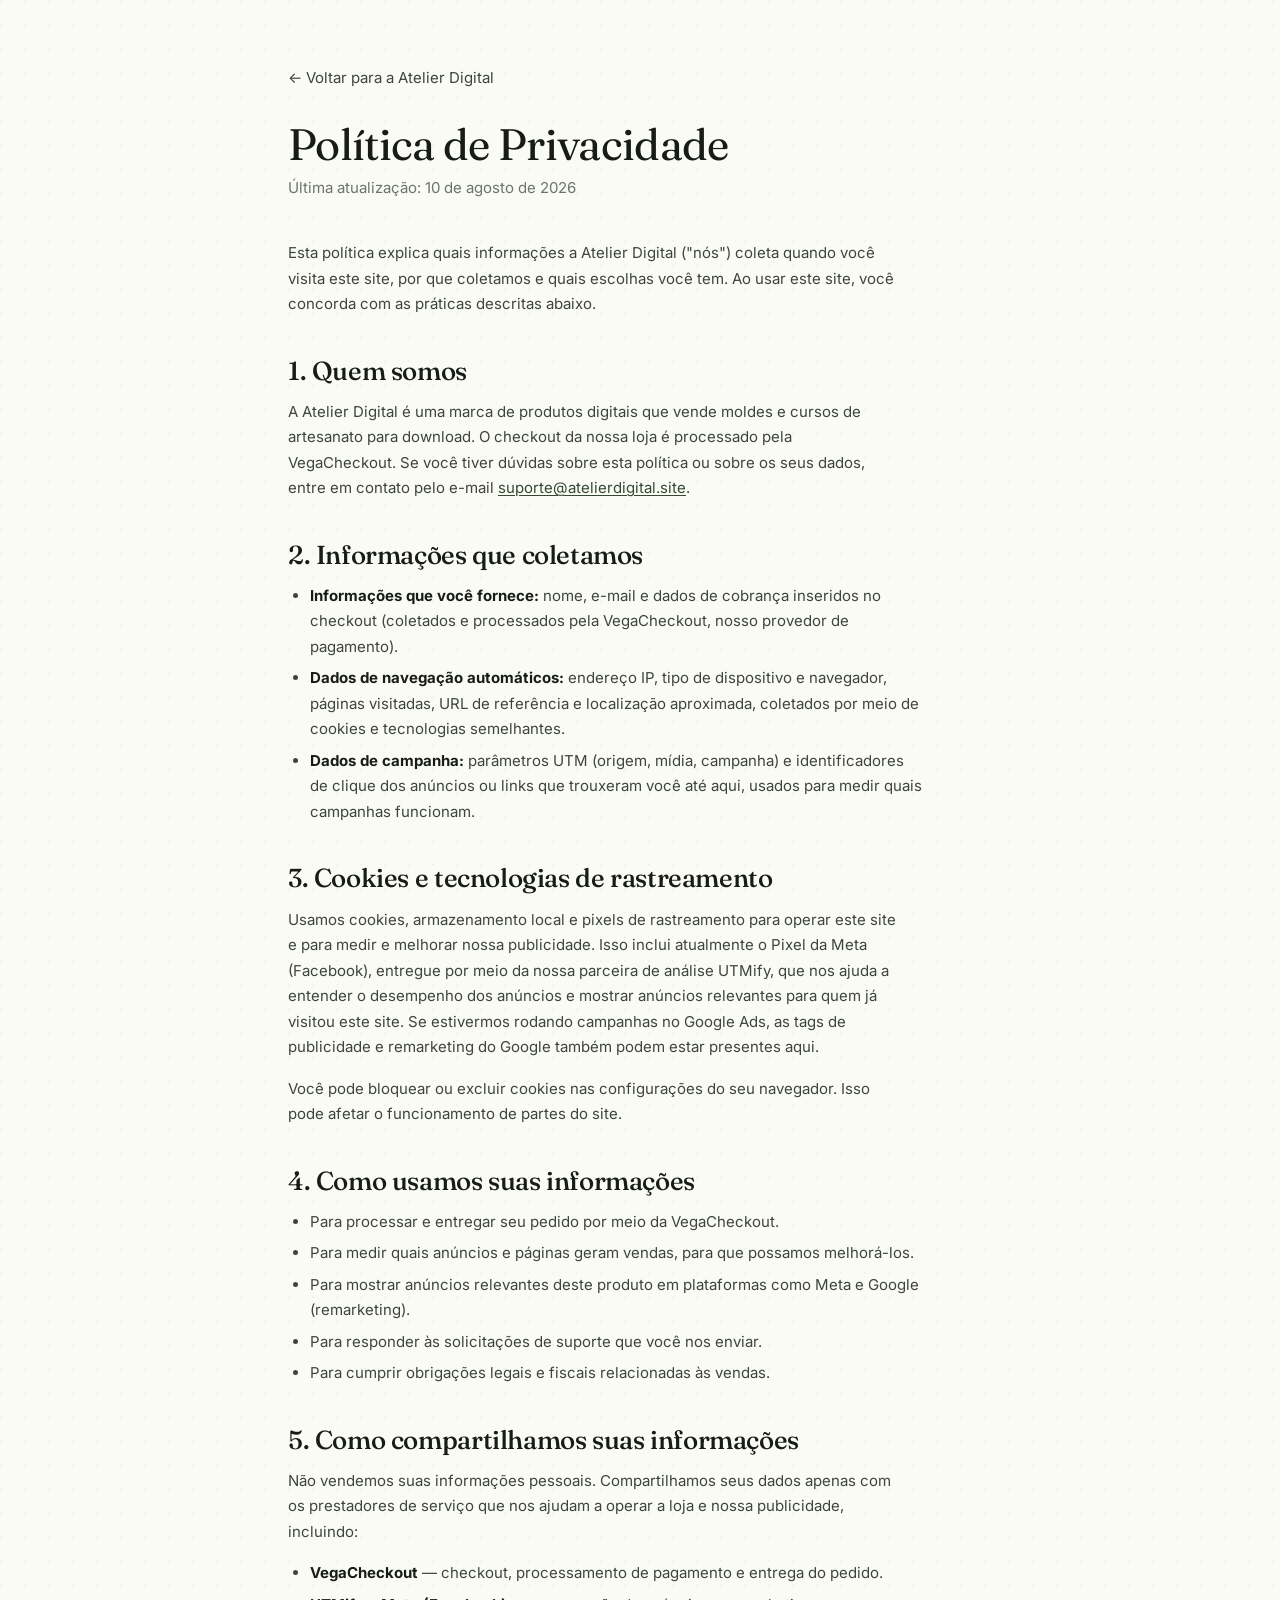
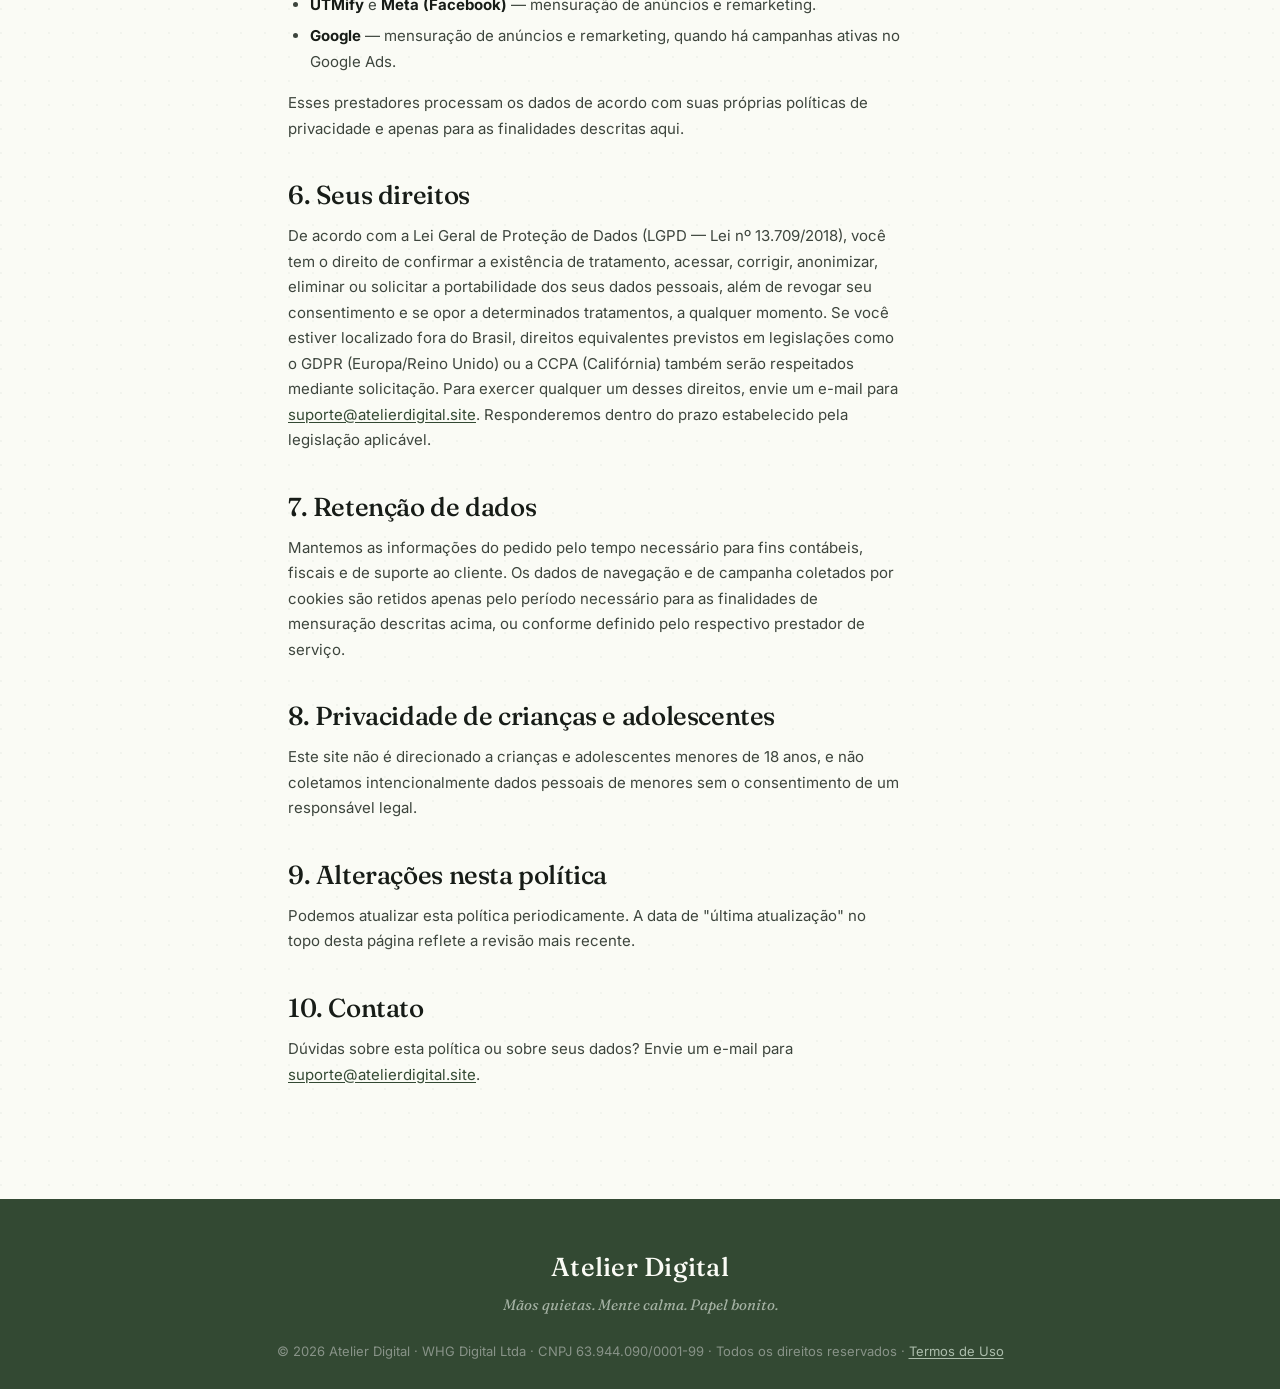
<file: privacy.html>
<!DOCTYPE html>
<html lang="pt-BR">
<head>
  <meta charset="UTF-8">
  <meta name="viewport" content="width=device-width, initial-scale=1.0">
  <title>Política de Privacidade · Atelier Digital</title>
  <meta name="description" content="Como a Atelier Digital coleta, usa e protege seus dados.">
  <meta name="theme-color" content="#3d5a47">
  <meta name="robots" content="noindex">

  <link rel="icon" type="image/png" href="images/icon.png">
  <link rel="apple-touch-icon" href="images/icon.png">

  <link rel="preconnect" href="https://fonts.googleapis.com">
  <link rel="preconnect" href="https://fonts.gstatic.com" crossorigin>
  <link href="https://fonts.googleapis.com/css2?family=Fraunces:ital,opsz,wght,SOFT@0,9..144,400,0..100;0,9..144,500,0..100;0,9..144,600,0..100;0,9..144,700,0..100;1,9..144,400,0..100;1,9..144,500,0..100&family=Inter:wght@300;400;500;600;700&display=swap" rel="stylesheet">

  <link rel="stylesheet" href="css/style.css">

  <style>
    .legal { padding: 64px 0 96px; }
    .legal-back {
      display: inline-flex;
      align-items: center;
      gap: 6px;
      font-size: var(--t-sm);
      color: var(--ink-soft);
      margin-bottom: 32px;
    }
    .legal-back:hover { color: var(--sage-deep); }
    .legal h1 { font-size: clamp(30px, 4vw, 44px); margin-bottom: 6px; }
    .legal .updated { font-size: var(--t-sm); color: var(--ink-mute); margin-bottom: 40px; }
    .legal h2 { font-size: var(--t-xl); margin: 40px 0 14px; }
    .legal p, .legal li { color: var(--ink-soft); font-size: var(--t-sm); line-height: 1.7; max-width: 68ch; }
    .legal ul { padding-left: 22px; margin-bottom: 16px; }
    .legal li { margin-bottom: 6px; }
    .legal p { margin-bottom: 16px; }
    .legal a.inline { color: var(--sage-deep); text-decoration: underline; text-underline-offset: 2px; }
    .legal strong { color: var(--ink); }
  </style>
</head>
<body>

  <section class="legal">
    <div class="wrap-narrow">

      <a href="index.html" class="legal-back">← Voltar para a Atelier Digital</a>

      <h1>Política de Privacidade</h1>
      <p class="updated">Última atualização: 10 de agosto de 2026</p>

      <p>
        Esta política explica quais informações a Atelier Digital ("nós") coleta quando você
        visita este site, por que coletamos e quais escolhas você tem. Ao usar este site, você
        concorda com as práticas descritas abaixo.
      </p>

      <h2>1. Quem somos</h2>
      <p>
        A Atelier Digital é uma marca de produtos digitais que vende moldes e cursos de
        artesanato para download. O checkout da nossa loja é processado pela VegaCheckout. Se
        você tiver dúvidas sobre esta política ou sobre os seus dados, entre em contato pelo
        e-mail <a class="inline" href="mailto:suporte@atelierdigital.site">suporte@atelierdigital.site</a>.
      </p>

      <h2>2. Informações que coletamos</h2>
      <ul>
        <li><strong>Informações que você fornece:</strong> nome, e-mail e dados de cobrança inseridos no checkout (coletados e processados pela VegaCheckout, nosso provedor de pagamento).</li>
        <li><strong>Dados de navegação automáticos:</strong> endereço IP, tipo de dispositivo e navegador, páginas visitadas, URL de referência e localização aproximada, coletados por meio de cookies e tecnologias semelhantes.</li>
        <li><strong>Dados de campanha:</strong> parâmetros UTM (origem, mídia, campanha) e identificadores de clique dos anúncios ou links que trouxeram você até aqui, usados para medir quais campanhas funcionam.</li>
      </ul>

      <h2>3. Cookies e tecnologias de rastreamento</h2>
      <p>
        Usamos cookies, armazenamento local e pixels de rastreamento para operar este site e para
        medir e melhorar nossa publicidade. Isso inclui atualmente o Pixel da Meta (Facebook),
        entregue por meio da nossa parceira de análise UTMify, que nos ajuda a entender o
        desempenho dos anúncios e mostrar anúncios relevantes para quem já visitou este site. Se
        estivermos rodando campanhas no Google Ads, as tags de publicidade e remarketing do
        Google também podem estar presentes aqui.
      </p>
      <p>
        Você pode bloquear ou excluir cookies nas configurações do seu navegador. Isso pode
        afetar o funcionamento de partes do site.
      </p>

      <h2>4. Como usamos suas informações</h2>
      <ul>
        <li>Para processar e entregar seu pedido por meio da VegaCheckout.</li>
        <li>Para medir quais anúncios e páginas geram vendas, para que possamos melhorá-los.</li>
        <li>Para mostrar anúncios relevantes deste produto em plataformas como Meta e Google (remarketing).</li>
        <li>Para responder às solicitações de suporte que você nos enviar.</li>
        <li>Para cumprir obrigações legais e fiscais relacionadas às vendas.</li>
      </ul>

      <h2>5. Como compartilhamos suas informações</h2>
      <p>
        Não vendemos suas informações pessoais. Compartilhamos seus dados apenas com os
        prestadores de serviço que nos ajudam a operar a loja e nossa publicidade, incluindo:
      </p>
      <ul>
        <li><strong>VegaCheckout</strong> — checkout, processamento de pagamento e entrega do pedido.</li>
        <li><strong>UTMify</strong> e <strong>Meta (Facebook)</strong> — mensuração de anúncios e remarketing.</li>
        <li><strong>Google</strong> — mensuração de anúncios e remarketing, quando há campanhas ativas no Google Ads.</li>
      </ul>
      <p>
        Esses prestadores processam os dados de acordo com suas próprias políticas de privacidade
        e apenas para as finalidades descritas aqui.
      </p>

      <h2>6. Seus direitos</h2>
      <p>
        De acordo com a Lei Geral de Proteção de Dados (LGPD — Lei nº 13.709/2018), você tem o
        direito de confirmar a existência de tratamento, acessar, corrigir, anonimizar, eliminar
        ou solicitar a portabilidade dos seus dados pessoais, além de revogar seu consentimento e
        se opor a determinados tratamentos, a qualquer momento. Se você estiver localizado fora do
        Brasil, direitos equivalentes previstos em legislações como o GDPR (Europa/Reino Unido) ou
        a CCPA (Califórnia) também serão respeitados mediante solicitação. Para exercer qualquer um
        desses direitos, envie um e-mail para
        <a class="inline" href="mailto:suporte@atelierdigital.site">suporte@atelierdigital.site</a>.
        Responderemos dentro do prazo estabelecido pela legislação aplicável.
      </p>

      <h2>7. Retenção de dados</h2>
      <p>
        Mantemos as informações do pedido pelo tempo necessário para fins contábeis, fiscais e de
        suporte ao cliente. Os dados de navegação e de campanha coletados por cookies são retidos
        apenas pelo período necessário para as finalidades de mensuração descritas acima, ou
        conforme definido pelo respectivo prestador de serviço.
      </p>

      <h2>8. Privacidade de crianças e adolescentes</h2>
      <p>
        Este site não é direcionado a crianças e adolescentes menores de 18 anos, e não coletamos
        intencionalmente dados pessoais de menores sem o consentimento de um responsável legal.
      </p>

      <h2>9. Alterações nesta política</h2>
      <p>
        Podemos atualizar esta política periodicamente. A data de "última atualização" no topo
        desta página reflete a revisão mais recente.
      </p>

      <h2>10. Contato</h2>
      <p>
        Dúvidas sobre esta política ou sobre seus dados? Envie um e-mail para
        <a class="inline" href="mailto:suporte@atelierdigital.site">suporte@atelierdigital.site</a>.
      </p>

    </div>
  </section>

  <footer>
    <div class="wrap">
      <h4 class="footer-brand">Atelier Digital</h4>
      <p class="footer-tag">Mãos quietas. Mente calma. Papel bonito.</p>
      <div class="copy">© 2026 Atelier Digital · WHG Digital Ltda · CNPJ 63.944.090/0001-99 · Todos os direitos reservados · <a href="terms.html" class="footer-link">Termos de Uso</a></div>
    </div>
  </footer>

</body>
</html>
</file>
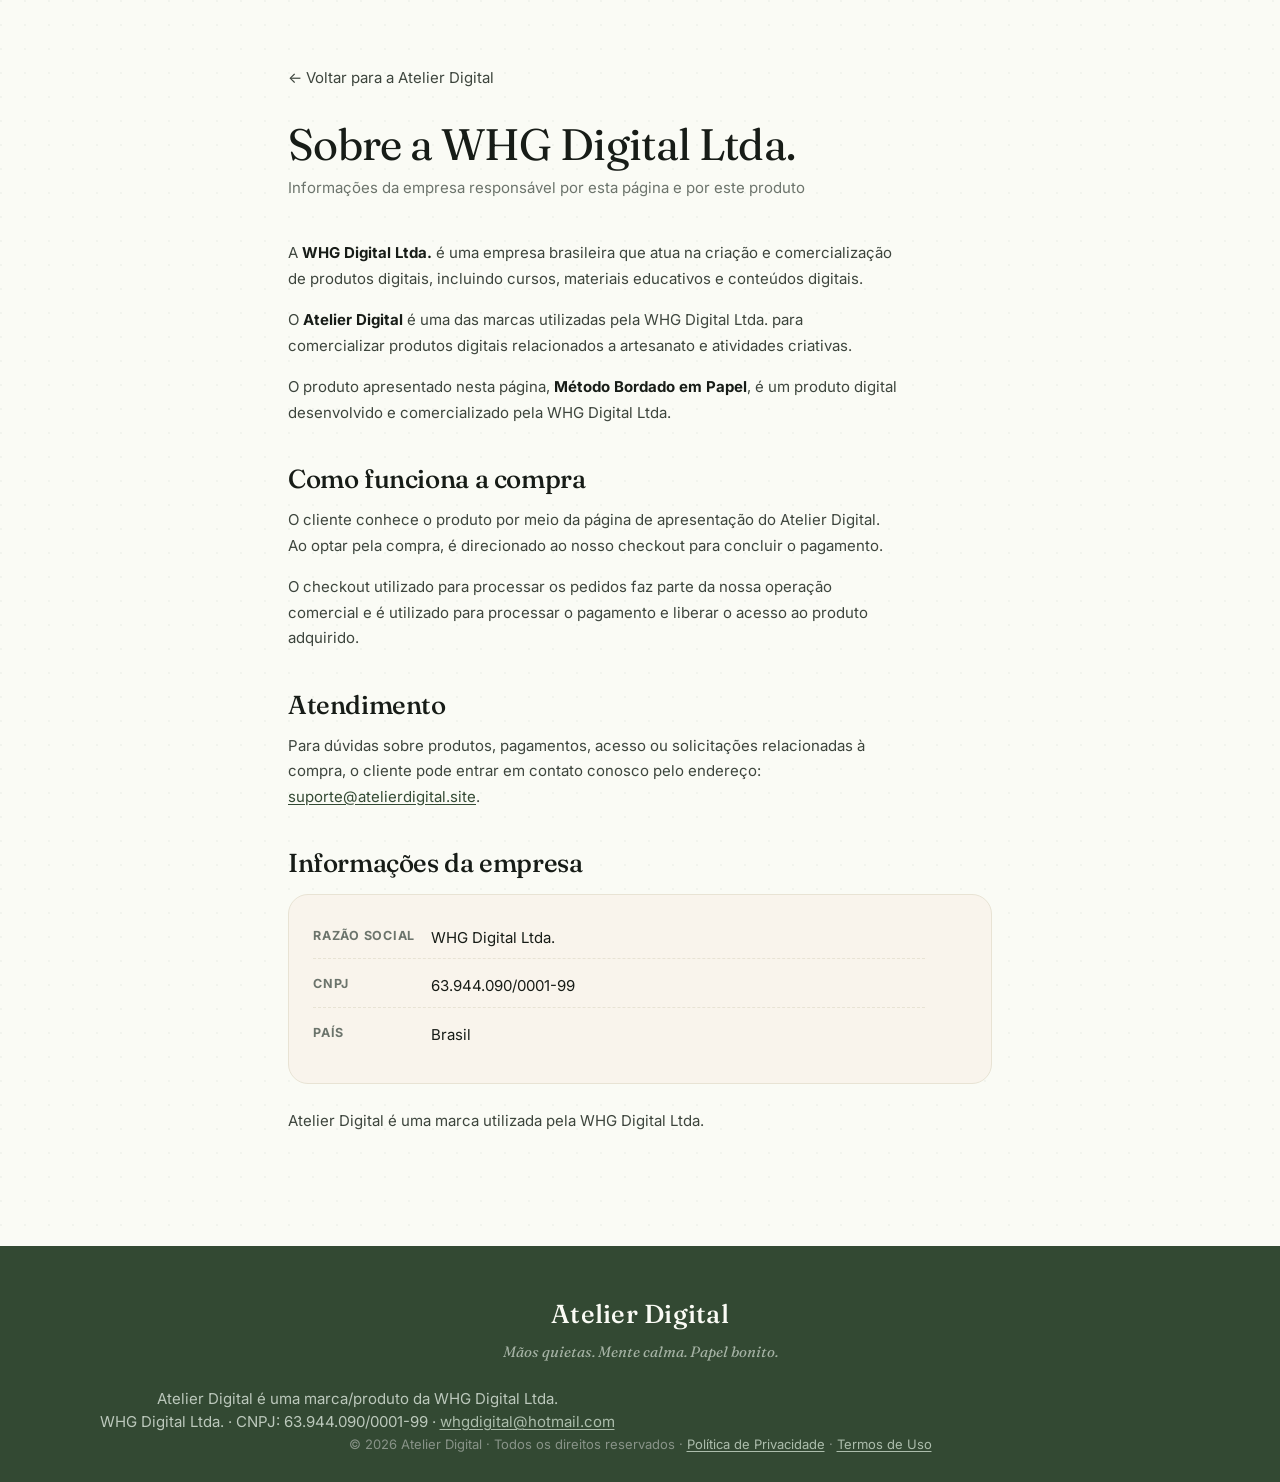
<file: sobre.html>
<!DOCTYPE html>
<html lang="pt-BR">
<head>
  <meta charset="UTF-8">
  <meta name="viewport" content="width=device-width, initial-scale=1.0">
  <title>Sobre a WHG Digital Ltda. · Atelier Digital</title>
  <meta name="description" content="Informações sobre a WHG Digital Ltda., empresa responsável pela marca Atelier Digital e pelo Método Bordado em Papel.">
  <meta name="theme-color" content="#3d5a47">
  <meta name="robots" content="noindex">

  <link rel="icon" type="image/png" href="images/icon.png">
  <link rel="apple-touch-icon" href="images/icon.png">

  <link rel="preconnect" href="https://fonts.googleapis.com">
  <link rel="preconnect" href="https://fonts.gstatic.com" crossorigin>
  <link href="https://fonts.googleapis.com/css2?family=Fraunces:ital,opsz,wght,SOFT@0,9..144,400,0..100;0,9..144,500,0..100;0,9..144,600,0..100;0,9..144,700,0..100;1,9..144,400,0..100;1,9..144,500,0..100&family=Inter:wght@300;400;500;600;700&display=swap" rel="stylesheet">

  <link rel="stylesheet" href="css/style.css">

  <style>
    .legal { padding: 64px 0 96px; }
    .legal-back {
      display: inline-flex;
      align-items: center;
      gap: 6px;
      font-size: var(--t-sm);
      color: var(--ink-soft);
      margin-bottom: 32px;
    }
    .legal-back:hover { color: var(--sage-deep); }
    .legal h1 { font-size: clamp(30px, 4vw, 44px); margin-bottom: 6px; }
    .legal .updated { font-size: var(--t-sm); color: var(--ink-mute); margin-bottom: 40px; }
    .legal h2 { font-size: var(--t-xl); margin: 40px 0 14px; }
    .legal p, .legal li { color: var(--ink-soft); font-size: var(--t-sm); line-height: 1.7; max-width: 68ch; }
    .legal ul { padding-left: 22px; margin-bottom: 16px; }
    .legal li { margin-bottom: 6px; }
    .legal p { margin-bottom: 16px; }
    .legal a.inline { color: var(--sage-deep); text-decoration: underline; text-underline-offset: 2px; }
    .legal strong { color: var(--ink); }

    .company-card {
      border: 1px solid var(--linen);
      background: var(--paper-warm);
      border-radius: var(--r-lg);
      padding: 22px 24px;
      margin: 16px 0 24px;
      max-width: 68ch;
    }
    .company-card ul { list-style: none; padding: 0; margin: 0; }
    .company-card li {
      display: flex; gap: 8px; flex-wrap: wrap;
      padding: 8px 0; border-bottom: 1px dashed var(--linen);
    }
    .company-card li:last-child { border-bottom: none; }
    .company-card .label {
      color: var(--ink-mute); font-size: 12.5px; font-weight: 700;
      letter-spacing: 0.06em; text-transform: uppercase; min-width: 110px;
    }
    .company-card .value { color: var(--ink); font-size: var(--t-sm); }
  </style>
</head>
<body>

  <section class="legal">
    <div class="wrap-narrow">

      <a href="index.html" class="legal-back">← Voltar para a Atelier Digital</a>

      <h1>Sobre a WHG Digital Ltda.</h1>
      <p class="updated">Informações da empresa responsável por esta página e por este produto</p>

      <p>
        A <strong>WHG Digital Ltda.</strong> é uma empresa brasileira que atua na criação e
        comercialização de produtos digitais, incluindo cursos, materiais educativos e
        conteúdos digitais.
      </p>
      <p>
        O <strong>Atelier Digital</strong> é uma das marcas utilizadas pela WHG Digital Ltda.
        para comercializar produtos digitais relacionados a artesanato e atividades criativas.
      </p>
      <p>
        O produto apresentado nesta página, <strong>Método Bordado em Papel</strong>, é um
        produto digital desenvolvido e comercializado pela WHG Digital Ltda.
      </p>

      <h2>Como funciona a compra</h2>
      <p>
        O cliente conhece o produto por meio da página de apresentação do Atelier Digital. Ao
        optar pela compra, é direcionado ao nosso checkout para concluir o pagamento.
      </p>
      <p>
        O checkout utilizado para processar os pedidos faz parte da nossa operação comercial e
        é utilizado para processar o pagamento e liberar o acesso ao produto adquirido.
      </p>

      <h2>Atendimento</h2>
      <p>
        Para dúvidas sobre produtos, pagamentos, acesso ou solicitações relacionadas à compra,
        o cliente pode entrar em contato conosco pelo endereço:
        <a class="inline" href="mailto:suporte@atelierdigital.site">suporte@atelierdigital.site</a>.
      </p>

      <h2>Informações da empresa</h2>
      <div class="company-card">
        <ul>
          <li><span class="label">Razão social</span><span class="value">WHG Digital Ltda.</span></li>
          <li><span class="label">CNPJ</span><span class="value">63.944.090/0001-99</span></li>
          <li><span class="label">País</span><span class="value">Brasil</span></li>
        </ul>
      </div>
      <p>
        Atelier Digital é uma marca utilizada pela WHG Digital Ltda.
      </p>

    </div>
  </section>

  <footer>
    <div class="wrap">
      <h4 class="footer-brand">Atelier Digital</h4>
      <p class="footer-tag">Mãos quietas. Mente calma. Papel bonito.</p>
      <div class="footer-legal">
        <p>Atelier Digital é uma marca/produto da WHG Digital Ltda.</p>
        <p>WHG Digital Ltda. · CNPJ: 63.944.090/0001-99 · <a href="mailto:whgdigital@hotmail.com" class="footer-link">whgdigital@hotmail.com</a></p>
      </div>
      <div class="copy">© 2026 Atelier Digital · Todos os direitos reservados · <a href="privacy.html" class="footer-link">Política de Privacidade</a> · <a href="terms.html" class="footer-link">Termos de Uso</a></div>
    </div>
  </footer>

</body>
</html>
</file>
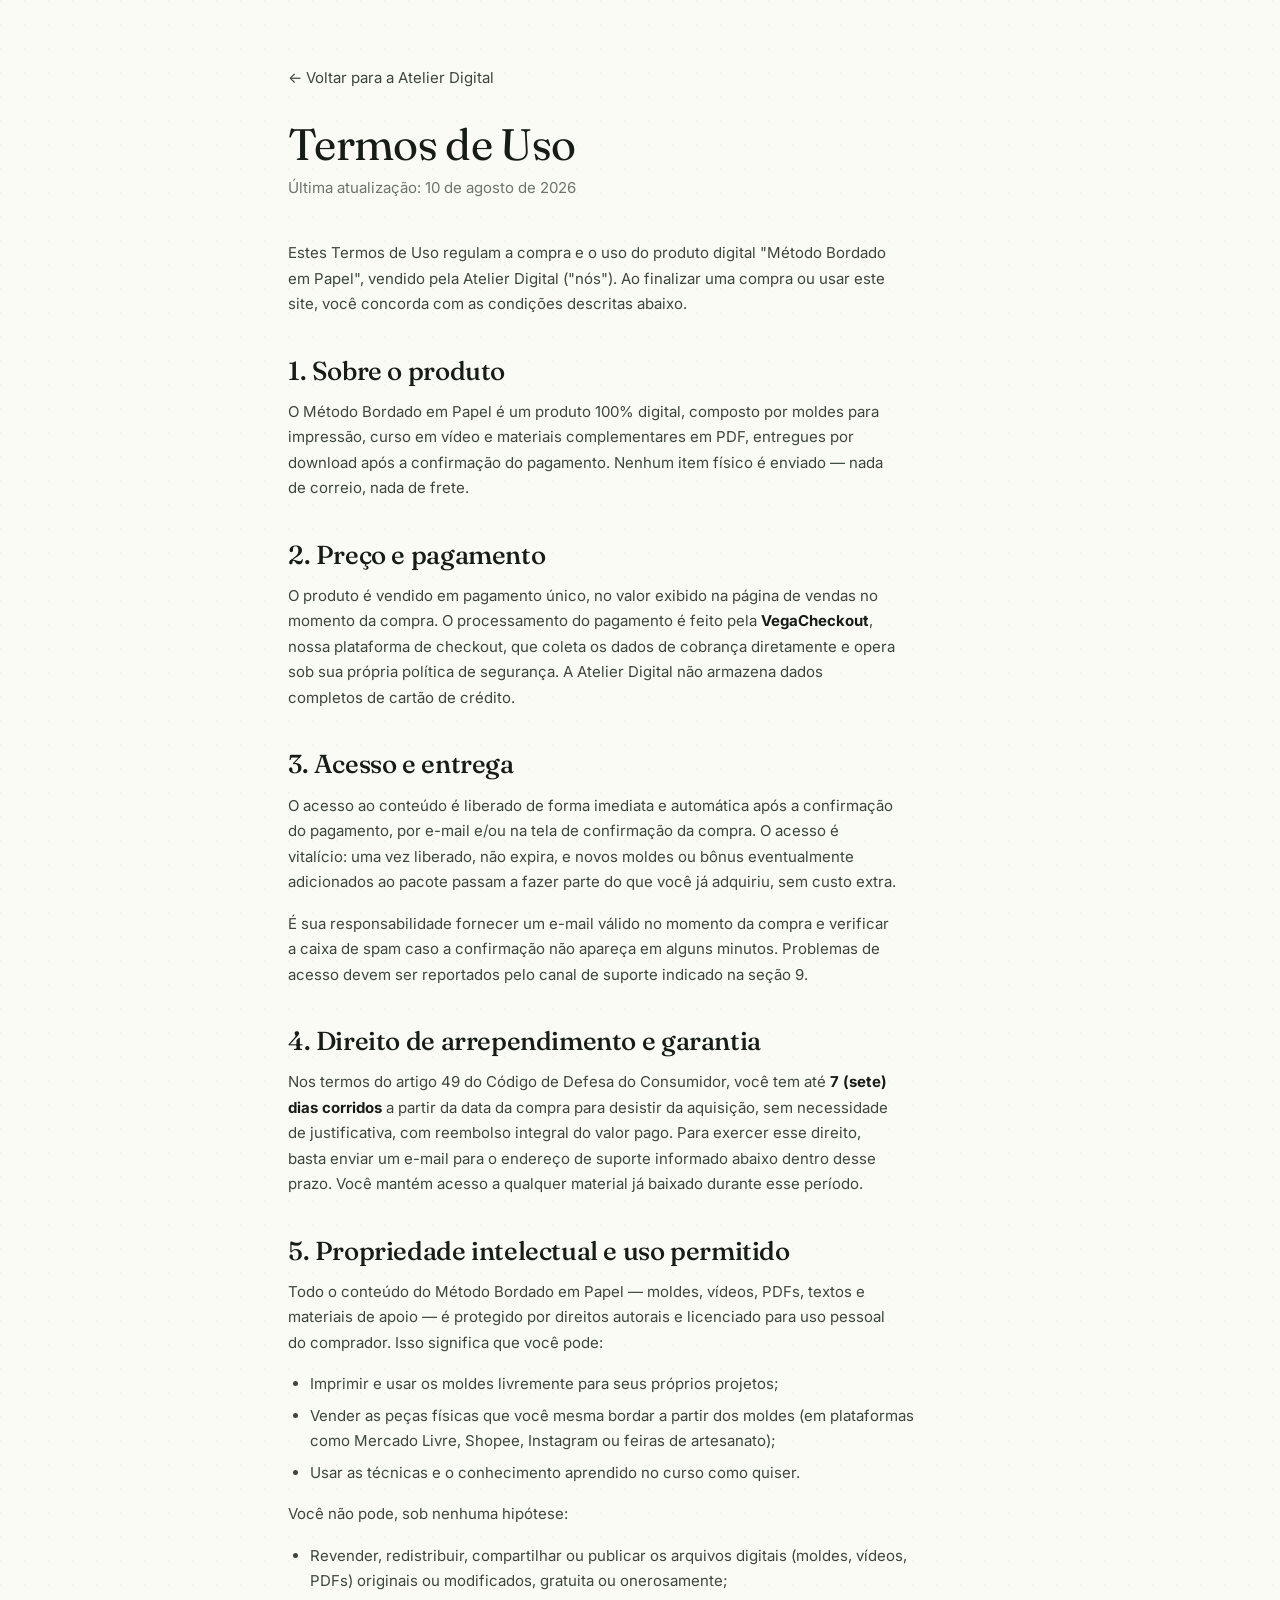
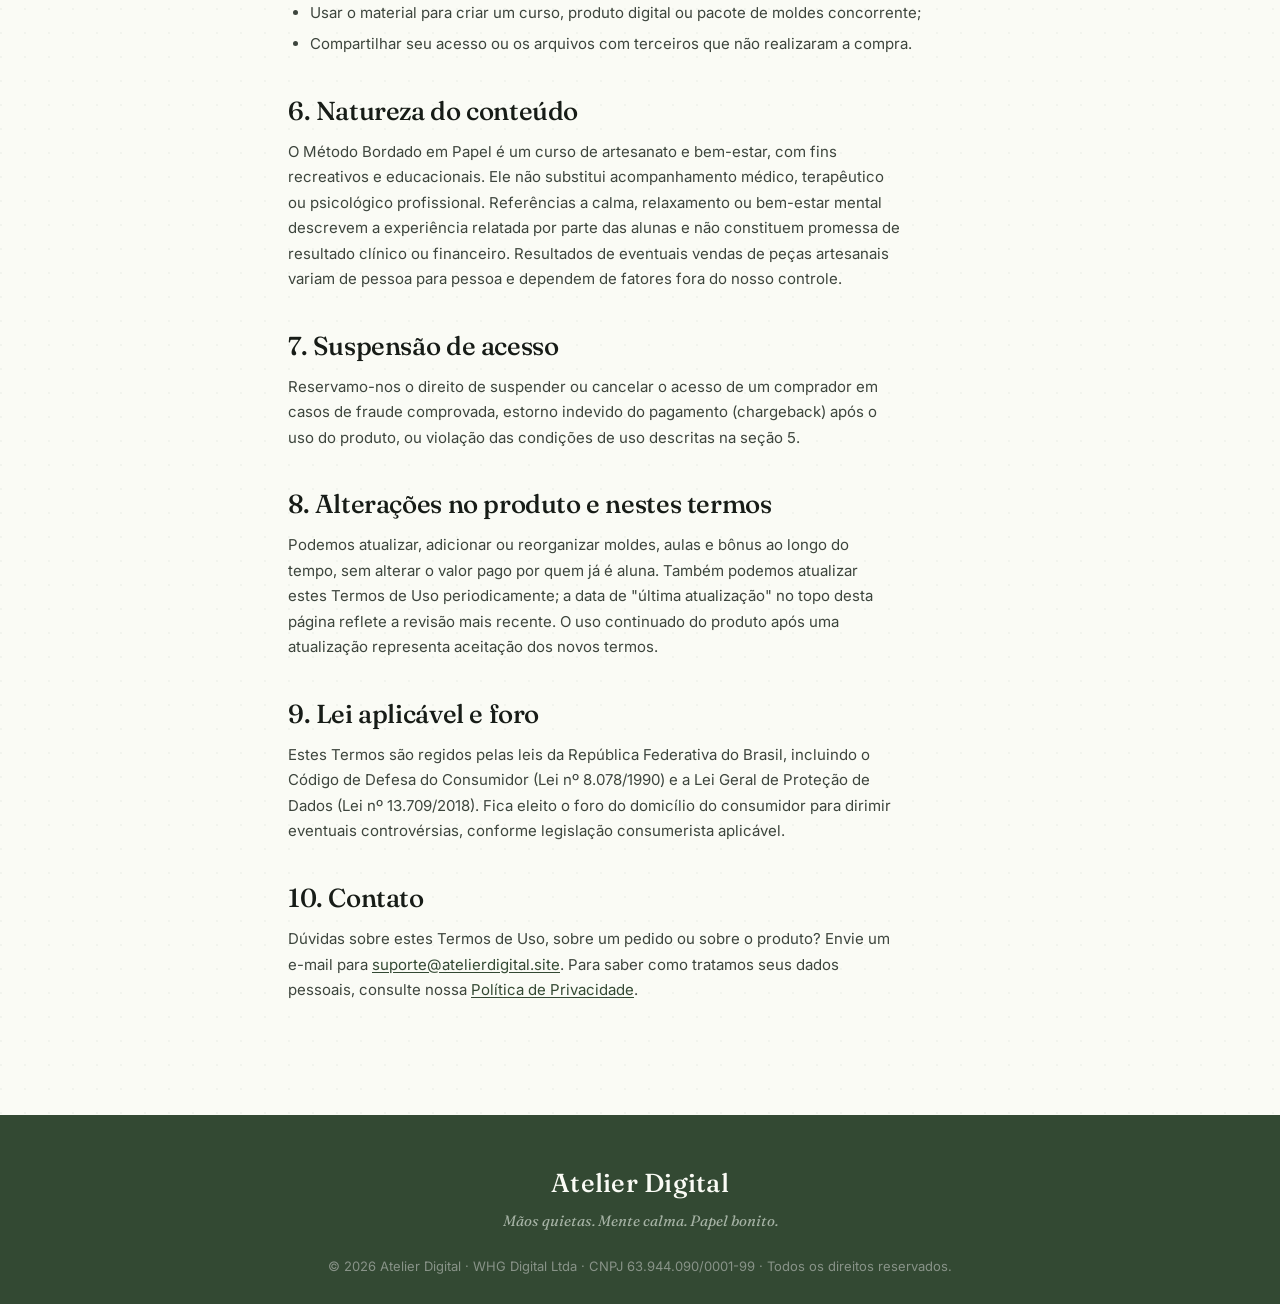
<file: terms.html>
<!DOCTYPE html>
<html lang="pt-BR">
<head>
  <meta charset="UTF-8">
  <meta name="viewport" content="width=device-width, initial-scale=1.0">
  <title>Termos de Uso · Atelier Digital</title>
  <meta name="description" content="Termos e condições de uso e compra do Método Bordado em Papel, vendido pela Atelier Digital.">
  <meta name="theme-color" content="#3d5a47">
  <meta name="robots" content="noindex">

  <link rel="icon" type="image/png" href="images/icon.png">
  <link rel="apple-touch-icon" href="images/icon.png">

  <link rel="preconnect" href="https://fonts.googleapis.com">
  <link rel="preconnect" href="https://fonts.gstatic.com" crossorigin>
  <link href="https://fonts.googleapis.com/css2?family=Fraunces:ital,opsz,wght,SOFT@0,9..144,400,0..100;0,9..144,500,0..100;0,9..144,600,0..100;0,9..144,700,0..100;1,9..144,400,0..100;1,9..144,500,0..100&family=Inter:wght@300;400;500;600;700&display=swap" rel="stylesheet">

  <link rel="stylesheet" href="css/style.css">

  <style>
    .legal { padding: 64px 0 96px; }
    .legal-back {
      display: inline-flex;
      align-items: center;
      gap: 6px;
      font-size: var(--t-sm);
      color: var(--ink-soft);
      margin-bottom: 32px;
    }
    .legal-back:hover { color: var(--sage-deep); }
    .legal h1 { font-size: clamp(30px, 4vw, 44px); margin-bottom: 6px; }
    .legal .updated { font-size: var(--t-sm); color: var(--ink-mute); margin-bottom: 40px; }
    .legal h2 { font-size: var(--t-xl); margin: 40px 0 14px; }
    .legal p, .legal li { color: var(--ink-soft); font-size: var(--t-sm); line-height: 1.7; max-width: 68ch; }
    .legal ul { padding-left: 22px; margin-bottom: 16px; }
    .legal li { margin-bottom: 6px; }
    .legal p { margin-bottom: 16px; }
    .legal a.inline { color: var(--sage-deep); text-decoration: underline; text-underline-offset: 2px; }
    .legal strong { color: var(--ink); }
  </style>
</head>
<body>

  <section class="legal">
    <div class="wrap-narrow">

      <a href="index.html" class="legal-back">← Voltar para a Atelier Digital</a>

      <h1>Termos de Uso</h1>
      <p class="updated">Última atualização: 10 de agosto de 2026</p>

      <p>
        Estes Termos de Uso regulam a compra e o uso do produto digital "Método Bordado em
        Papel", vendido pela Atelier Digital ("nós"). Ao finalizar uma compra ou usar este site,
        você concorda com as condições descritas abaixo.
      </p>

      <h2>1. Sobre o produto</h2>
      <p>
        O Método Bordado em Papel é um produto 100% digital, composto por moldes para
        impressão, curso em vídeo e materiais complementares em PDF, entregues por download
        após a confirmação do pagamento. Nenhum item físico é enviado — nada de correio, nada
        de frete.
      </p>

      <h2>2. Preço e pagamento</h2>
      <p>
        O produto é vendido em pagamento único, no valor exibido na página de vendas no momento
        da compra. O processamento do pagamento é feito pela <strong>VegaCheckout</strong>,
        nossa plataforma de checkout, que coleta os dados de cobrança diretamente e opera sob
        sua própria política de segurança. A Atelier Digital não armazena dados completos de
        cartão de crédito.
      </p>

      <h2>3. Acesso e entrega</h2>
      <p>
        O acesso ao conteúdo é liberado de forma imediata e automática após a confirmação do
        pagamento, por e-mail e/ou na tela de confirmação da compra. O acesso é vitalício: uma
        vez liberado, não expira, e novos moldes ou bônus eventualmente adicionados ao pacote
        passam a fazer parte do que você já adquiriu, sem custo extra.
      </p>
      <p>
        É sua responsabilidade fornecer um e-mail válido no momento da compra e verificar a
        caixa de spam caso a confirmação não apareça em alguns minutos. Problemas de acesso
        devem ser reportados pelo canal de suporte indicado na seção 9.
      </p>

      <h2>4. Direito de arrependimento e garantia</h2>
      <p>
        Nos termos do artigo 49 do Código de Defesa do Consumidor, você tem até <strong>7 (sete)
        dias corridos</strong> a partir da data da compra para desistir da aquisição, sem
        necessidade de justificativa, com reembolso integral do valor pago. Para exercer esse
        direito, basta enviar um e-mail para o endereço de suporte informado abaixo dentro
        desse prazo. Você mantém acesso a qualquer material já baixado durante esse período.
      </p>

      <h2>5. Propriedade intelectual e uso permitido</h2>
      <p>
        Todo o conteúdo do Método Bordado em Papel — moldes, vídeos, PDFs, textos e materiais
        de apoio — é protegido por direitos autorais e licenciado para uso pessoal do
        comprador. Isso significa que você pode:
      </p>
      <ul>
        <li>Imprimir e usar os moldes livremente para seus próprios projetos;</li>
        <li>Vender as peças físicas que você mesma bordar a partir dos moldes (em plataformas como Mercado Livre, Shopee, Instagram ou feiras de artesanato);</li>
        <li>Usar as técnicas e o conhecimento aprendido no curso como quiser.</li>
      </ul>
      <p>Você não pode, sob nenhuma hipótese:</p>
      <ul>
        <li>Revender, redistribuir, compartilhar ou publicar os arquivos digitais (moldes, vídeos, PDFs) originais ou modificados, gratuita ou onerosamente;</li>
        <li>Usar o material para criar um curso, produto digital ou pacote de moldes concorrente;</li>
        <li>Compartilhar seu acesso ou os arquivos com terceiros que não realizaram a compra.</li>
      </ul>

      <h2>6. Natureza do conteúdo</h2>
      <p>
        O Método Bordado em Papel é um curso de artesanato e bem-estar, com fins recreativos e
        educacionais. Ele não substitui acompanhamento médico, terapêutico ou psicológico
        profissional. Referências a calma, relaxamento ou bem-estar mental descrevem a
        experiência relatada por parte das alunas e não constituem promessa de resultado
        clínico ou financeiro. Resultados de eventuais vendas de peças artesanais variam de
        pessoa para pessoa e dependem de fatores fora do nosso controle.
      </p>

      <h2>7. Suspensão de acesso</h2>
      <p>
        Reservamo-nos o direito de suspender ou cancelar o acesso de um comprador em casos de
        fraude comprovada, estorno indevido do pagamento (chargeback) após o uso do produto, ou
        violação das condições de uso descritas na seção 5.
      </p>

      <h2>8. Alterações no produto e nestes termos</h2>
      <p>
        Podemos atualizar, adicionar ou reorganizar moldes, aulas e bônus ao longo do tempo,
        sem alterar o valor pago por quem já é aluna. Também podemos atualizar estes Termos de
        Uso periodicamente; a data de "última atualização" no topo desta página reflete a
        revisão mais recente. O uso continuado do produto após uma atualização representa
        aceitação dos novos termos.
      </p>

      <h2>9. Lei aplicável e foro</h2>
      <p>
        Estes Termos são regidos pelas leis da República Federativa do Brasil, incluindo o
        Código de Defesa do Consumidor (Lei nº 8.078/1990) e a Lei Geral de Proteção de Dados
        (Lei nº 13.709/2018). Fica eleito o foro do domicílio do consumidor para dirimir
        eventuais controvérsias, conforme legislação consumerista aplicável.
      </p>

      <h2>10. Contato</h2>
      <p>
        Dúvidas sobre estes Termos de Uso, sobre um pedido ou sobre o produto? Envie um e-mail
        para
        <a class="inline" href="mailto:suporte@atelierdigital.site">suporte@atelierdigital.site</a>.
        Para saber como tratamos seus dados pessoais, consulte nossa
        <a class="inline" href="privacy.html">Política de Privacidade</a>.
      </p>

    </div>
  </section>

  <footer>
    <div class="wrap">
      <h4 class="footer-brand">Atelier Digital</h4>
      <p class="footer-tag">Mãos quietas. Mente calma. Papel bonito.</p>
      <div class="copy">© 2026 Atelier Digital · WHG Digital Ltda · CNPJ 63.944.090/0001-99 · Todos os direitos reservados.</div>
    </div>
  </footer>

</body>
</html>
</file>
<file: css/style.css>
/* ═══════════════════════════════════════════════════════════
   THE PAPER ATELIER — stylesheet
   Sections below follow the same order as the markup in index.html.
   ═══════════════════════════════════════════════════════════ */

/* ─────────────────────────────────────────────
   DESIGN TOKENS
   Strategy: Committed. Sage carries the brand,
   terracotta is the single CTA accent,
   blush is supporting warmth.
   All neutrals tinted toward sage hue.
   ───────────────────────────────────────────── */
:root {
  /* Surface neutrals — tinted toward sage 140° */
  --paper:        oklch(98.5% 0.008 110);   /* page background */
  --paper-warm:   oklch(96.8% 0.012 80);    /* sections, warm cream */
  --paper-deep:   oklch(94.2% 0.018 95);    /* dividers, raised */
  --linen:        oklch(91.5% 0.020 90);    /* borders, subtle fills */

  /* Brand sage — the committed color */
  --sage:         oklch(52% 0.055 145);     /* primary text/brand */
  --sage-deep:    oklch(38% 0.045 145);     /* headings, dark surfaces */
  --sage-soft:    oklch(72% 0.045 145);     /* muted accents */
  --sage-wash:    oklch(94% 0.020 145);     /* tinted backgrounds */

  /* Terracotta — single CTA accent, ~5% of surface */
  --terracotta:        oklch(58% 0.130 35);
  --terracotta-deep:   oklch(48% 0.140 32);
  --terracotta-soft:   oklch(85% 0.060 40);

  /* Blush — supporting warmth, used sparingly */
  --blush:        oklch(88% 0.035 25);
  --blush-soft:   oklch(94% 0.020 25);

  /* Text */
  --ink:          oklch(22% 0.012 145);     /* near-black, sage-tinted */
  --ink-soft:     oklch(38% 0.018 145);
  --ink-mute:     oklch(55% 0.015 145);

  /* Functional */
  --gold:         oklch(72% 0.115 80);      /* stars only */
  --ok:           oklch(58% 0.085 150);     /* checkmarks */

  /* Geometry */
  --r-sm: 6px;
  --r:    12px;
  --r-lg: 20px;
  --r-xl: 28px;

  /* Motion */
  --ease-out-quart: cubic-bezier(0.25, 1, 0.5, 1);
  --ease-out-expo:  cubic-bezier(0.16, 1, 0.3, 1);

  /* Type scale — 1.25 ratio minimum between steps */
  --t-xs:   13px;
  --t-sm:   15px;
  --t-base: 17px;
  --t-lg:   20px;
  --t-xl:   26px;
  --t-2xl:  34px;
  --t-3xl:  46px;
  --t-4xl:  62px;
  --t-5xl:  84px;
}

/* ─────────────────────────────────────────────
   BASE / RESET
   ───────────────────────────────────────────── */
* { box-sizing: border-box; margin: 0; padding: 0; -webkit-font-smoothing: antialiased; }

html { scroll-behavior: smooth; }

body {
  font-family: 'Inter', system-ui, sans-serif;
  font-size: var(--t-base);
  line-height: 1.55;
  color: var(--ink);
  background-color: var(--paper);
  background-image:
    radial-gradient(circle at 1px 1px, oklch(58% 0.045 145 / 0.06) 1px, transparent 0);
  background-size: 24px 24px;
  overflow-x: hidden;
}

/* Editorial serif for display type */
h1, h2, h3 {
  font-family: 'Fraunces', Georgia, serif;
  font-weight: 500;
  letter-spacing: -0.015em;
  line-height: 1.08;
}

h1 { font-size: var(--t-4xl); font-weight: 400; }
h2 { font-size: var(--t-3xl); font-weight: 500; }
h3 { font-size: var(--t-xl); font-weight: 500; line-height: 1.25; }

p { max-width: 62ch; }
a { color: inherit; text-decoration: none; }
img { max-width: 100%; display: block; }

/* ─────────────────────────────────────────────
   LAYOUT WRAPPERS
   ───────────────────────────────────────────── */
.wrap { max-width: 1180px; margin: 0 auto; padding: 0 28px; }
.wrap-narrow { max-width: 760px; margin: 0 auto; padding: 0 28px; }

/* ─────────────────────────────────────────────
   ANNOUNCEMENT BAR
   ───────────────────────────────────────────── */
.announce {
  background: var(--sage-deep);
  color: var(--paper);
  text-align: center;
  padding: 11px 16px;
  font-size: var(--t-xs);
  letter-spacing: 0.04em;
  font-weight: 500;
  overflow: hidden;
}
.announce-text {
  display: inline-flex;
  align-items: center;
  gap: 12px;
  flex-wrap: wrap;
  justify-content: center;
}
.announce-item {
  white-space: nowrap;
}
.announce-dot {
  color: var(--terracotta-soft);
  font-weight: 700;
}

/* ─────────────────────────────────────────────
   HERO
   Mobile-first single column. Centered hierarchy:
   pill → h1 → sub → trust → video → CTA.
   Above the fold on phones means CTA visible
   without extreme scroll.
   ───────────────────────────────────────────── */
.hero {
  padding: 32px 0 40px;
  position: relative;
  text-align: center;
}
.hero .wrap {
  max-width: 720px;
}

/* PRINT · CUT · STITCH · REPEAT pill */
.hero-pill {
  display: inline-flex;
  align-items: center;
  gap: 8px;
  padding: 8px 18px;
  background: var(--blush-soft);
  border: 1px solid oklch(85% 0.040 25);
  color: var(--terracotta-deep);
  border-radius: 50px;
  font-size: var(--t-xs);
  letter-spacing: 0.18em;
  text-transform: uppercase;
  font-weight: 700;
  margin-bottom: 22px;
}
.hero-pill-dot {
  color: var(--terracotta);
  opacity: 0.6;
}

.hero-h1 {
  font-family: 'Fraunces', serif;
  font-weight: 500;
  line-height: 1.1;
  font-size: clamp(34px, 5.5vw, 56px);
  letter-spacing: -0.018em;
  margin: 0 auto 22px;
  max-width: 18ch;
  text-wrap: balance;
  font-variation-settings: "opsz" 36, "SOFT" 30;
}
.desktop-br { display: inline; }
@media (max-width: 580px) {
  .desktop-br { display: none; }
  .hero-h1 { max-width: 14ch; }
}
.hero-h1 .accent {
  font-style: italic;
  font-weight: 500;
  color: var(--terracotta-deep);
  font-variation-settings: "opsz" 24, "SOFT" 30;
  letter-spacing: -0.005em;
}

.hero-sub {
  font-size: var(--t-base);
  line-height: 1.55;
  color: var(--ink-soft);
  margin: 0 auto 28px;
  max-width: 48ch;
}
.hero-sub-highlight {
  color: var(--ink);
  font-weight: 600;
  position: relative;
  display: inline-block;
  white-space: nowrap;
}
.hero-sub-highlight::after {
  content: '';
  position: absolute;
  left: 0;
  right: 0;
  bottom: -2px;
  height: 8px;
  background:
    linear-gradient(180deg, transparent 50%, oklch(85% 0.060 35 / 0.55) 50%);
  z-index: -1;
  transform: skewX(-8deg);
}

/* Trust row — avatars + stars + caption */
.hero-trust {
  display: inline-flex;
  align-items: center;
  gap: 14px;
  margin: 0 auto 30px;
  padding: 10px 16px 10px 12px;
  background: var(--paper-warm);
  border: 1px solid var(--linen);
  border-radius: 50px;
}
.hero-avatars {
  display: flex;
  align-items: center;
}
.hero-avatar {
  width: 32px;
  height: 32px;
  border-radius: 50%;
  border: 2px solid var(--paper-warm);
  background: var(--sage-wash);
  position: relative;
  overflow: hidden;
}
.hero-avatar img {
  width: 100%;
  height: 100%;
  object-fit: cover;
  display: block;
}
.hero-avatar + .hero-avatar {
  margin-left: -10px;
}
/* Tinted gradient placeholders fallback */
.hero-avatar-1 { background: linear-gradient(135deg, oklch(82% 0.045 30), oklch(72% 0.060 25)); }
.hero-avatar-2 { background: linear-gradient(135deg, oklch(82% 0.040 80), oklch(72% 0.055 70)); }
.hero-avatar-3 { background: linear-gradient(135deg, oklch(82% 0.040 145), oklch(72% 0.045 140)); }
.hero-trust-body {
  text-align: left;
  line-height: 1.2;
}
.hero-trust-stars {
  color: var(--gold);
  letter-spacing: 1.5px;
  font-size: 13px;
  margin-bottom: 2px;
}
.hero-trust-caption {
  font-size: var(--t-xs);
  color: var(--ink-soft);
}
.hero-trust-caption strong {
  color: var(--ink);
  font-weight: 600;
}

/* Video / media wrap */
.hero-media-wrap {
  position: relative;
  max-width: 480px;
  margin: 0 auto 32px;
  padding: 14px 14px 18px;
  background: var(--paper);
  border-radius: 28px;
  box-shadow:
    0 1px 0 oklch(95% 0.020 80),
    0 30px 60px -30px oklch(38% 0.045 145 / 0.28);
}
.hero-media-wrap::before {
  content: '';
  position: absolute;
  inset: -6px;
  background: linear-gradient(135deg, var(--sage-wash), var(--blush-soft));
  border-radius: 32px;
  z-index: -1;
  opacity: 0.7;
}
.hero-media {
  aspect-ratio: 4 / 5;
  border-radius: 18px;
  overflow: hidden;
  background: var(--paper-warm);
  box-shadow: 0 4px 12px -4px oklch(38% 0.045 145 / 0.18);
  position: relative;
}
.hero-media video,
.hero-media img {
  width: 100%;
  height: 100%;
  object-fit: cover;
  display: block;
}

/* "Instant access!" pill — floats top-left over the frame */
.hero-pill-instant {
  position: absolute;
  top: -14px;
  left: -8px;
  z-index: 4;
  background: var(--terracotta);
  color: var(--paper);
  padding: 9px 16px;
  border-radius: 50px;
  font-family: 'Inter', sans-serif;
  font-size: 12px;
  font-weight: 700;
  letter-spacing: 0.04em;
  box-shadow: 0 8px 20px -6px oklch(58% 0.130 35 / 0.45);
  transform: rotate(-4deg);
  white-space: nowrap;
}

/* Floating badge — pattern count (circular sage style) */
.hero-badge {
  position: absolute;
  z-index: 3;
}
.hero-badge-patterns {
  bottom: -16px;
  right: -16px;
  width: 96px;
  height: 96px;
  border-radius: 50%;
  background: var(--sage-wash);
  border: 2px solid var(--sage-soft);
  box-shadow: 0 14px 26px -10px oklch(38% 0.045 145 / 0.32);
  display: flex;
  flex-direction: column;
  align-items: center;
  justify-content: center;
  gap: 2px;
  transform: rotate(8deg);
  padding: 0;
}
.hero-badge-num {
  font-family: 'Fraunces', serif;
  font-size: 28px;
  font-weight: 500;
  color: var(--sage-deep);
  line-height: 1;
  font-variation-settings: "opsz" 144;
}
.hero-badge-label {
  font-size: 10px;
  letter-spacing: 0.12em;
  text-transform: uppercase;
  color: var(--sage-deep);
  line-height: 1.2;
  font-weight: 700;
}

/* Hero CTA */
.hero-cta-wrap {
  display: flex;
  flex-direction: column;
  align-items: center;
  gap: 12px;
}
.hero-btn {
  padding: 18px 32px;
  font-size: var(--t-base);
}
.hero-cta-meta {
  display: inline-flex;
  align-items: center;
  gap: 8px;
  font-size: var(--t-sm);
  color: var(--ink-soft);
}
.hero-cta-meta svg { color: var(--sage); }

.btn {
  display: inline-flex;
  align-items: center;
  justify-content: center;
  gap: 10px;
  background: var(--terracotta);
  color: var(--paper);
  padding: 18px 34px;
  font-size: var(--t-base);
  font-weight: 600;
  font-family: 'Inter', sans-serif;
  border: none;
  border-radius: 50px;
  cursor: pointer;
  letter-spacing: 0.01em;
  transition: transform 0.4s var(--ease-out-quart),
              background-color 0.3s var(--ease-out-quart),
              box-shadow 0.4s var(--ease-out-quart);
  box-shadow: 0 4px 16px oklch(58% 0.130 35 / 0.25);
}
.btn:hover {
  background: var(--terracotta-deep);
  transform: translateY(-2px);
  box-shadow: 0 8px 22px oklch(58% 0.130 35 / 0.32);
}
.btn .arrow {
  transition: transform 0.4s var(--ease-out-quart);
}
.btn:hover .arrow {
  transform: translateX(4px);
}

/* ─────────────────────────────────────────────
   SHARED SECTION SCAFFOLDING
   ───────────────────────────────────────────── */
.section {
  padding: 72px 0;
}
.section-sage {
  background: var(--sage-wash);
}
.section-warm {
  background: var(--paper-warm);
}

.eyebrow {
  display: inline-block;
  font-size: var(--t-xs);
  letter-spacing: 0.22em;
  text-transform: uppercase;
  color: var(--sage);
  font-weight: 600;
  margin-bottom: 20px;
}
.eyebrow.center { display: block; text-align: center; }

.section h2 {
  font-size: clamp(30px, 4vw, 50px);
}
.section-intro {
  text-align: center;
  max-width: 720px;
  margin: 0 auto 44px;
}
.section-intro h2 { margin-bottom: 16px; }
.section-intro p {
  font-size: var(--t-base);
  color: var(--ink-soft);
  margin: 0 auto;
  max-width: 56ch;
}

/* ─────────────────────────────────────────────
   PROBLEM / AGITATION SECTION
   Quiet pain, not screaming. Editorial typography.
   ───────────────────────────────────────────── */
.problem-section {
  background: var(--paper);
}
.problem-intro {
  text-align: center;
  max-width: 680px;
  margin: 0 auto 48px;
}
.problem-intro h2 {
  font-size: clamp(32px, 4.2vw, 50px);
}
.problem-grid {
  display: grid;
  grid-template-columns: repeat(4, 1fr);
  gap: 32px;
  max-width: 1080px;
  margin: 0 auto;
}
.pain {
  text-align: center;
  padding: 8px 4px;
}
.pain-icon {
  display: inline-flex;
  align-items: center;
  justify-content: center;
  width: 64px;
  height: 64px;
  border-radius: 50%;
  background: var(--paper-warm);
  border: 1px solid var(--linen);
  color: var(--sage-deep);
  margin-bottom: 20px;
}
.pain h3 {
  font-family: 'Fraunces', serif;
  font-size: var(--t-lg);
  font-weight: 500;
  margin-bottom: 10px;
  line-height: 1.25;
}
.pain p {
  font-size: var(--t-sm);
  color: var(--ink-soft);
  margin: 0 auto;
  max-width: 24ch;
  line-height: 1.5;
}
.problem-bridge {
  display: flex;
  align-items: center;
  justify-content: center;
  gap: 18px;
  margin-top: 56px;
  flex-wrap: nowrap;
}
.problem-bridge p {
  font-family: 'Fraunces', serif;
  font-style: italic;
  font-size: var(--t-lg);
  color: var(--sage-deep);
  margin: 0;
  white-space: nowrap;
  font-variation-settings: "opsz" 144;
}
.bridge-line {
  flex: 0 0 56px;
  height: 1px;
  background: var(--sage-soft);
}

/* ─────────────────────────────────────────────
   WHY IT WORKS
   Four cards on sage wash — but each gets a
   varied internal rhythm via the numbered marks
   ───────────────────────────────────────────── */
.why-grid {
  display: grid;
  grid-template-columns: repeat(2, 1fr);
  gap: 24px;
  max-width: 980px;
  margin: 0 auto;
}
.why-card {
  background: var(--paper);
  border: 1px solid var(--linen);
  border-radius: var(--r-lg);
  padding: 36px 32px;
  position: relative;
  transition: transform 0.5s var(--ease-out-quart),
              box-shadow 0.5s var(--ease-out-quart);
}
.why-card:hover {
  transform: translateY(-4px);
  box-shadow: 0 20px 40px -20px oklch(38% 0.045 145 / 0.2);
}
.why-num {
  font-family: 'Fraunces', serif;
  font-style: italic;
  font-weight: 400;
  font-size: 44px;
  line-height: 1;
  color: var(--terracotta);
  margin-bottom: 18px;
  font-variation-settings: "opsz" 144;
}
.why-card h3 {
  font-family: 'Fraunces', serif;
  font-size: var(--t-xl);
  font-weight: 500;
  margin-bottom: 12px;
  line-height: 1.25;
}
.why-card p {
  color: var(--ink-soft);
  font-size: var(--t-sm);
  line-height: 1.6;
  margin: 0;
  max-width: 46ch;
}

/* ─────────────────────────────────────────────
   WHO IT'S FOR — TABS
   Tabbed reveal, not 3-card grid.
   ───────────────────────────────────────────── */
.who-section { background: var(--paper); }
.who-tabs {
  display: flex;
  justify-content: center;
  gap: 8px;
  margin-bottom: 56px;
  flex-wrap: wrap;
}
.who-tab {
  display: inline-flex;
  align-items: center;
  gap: 10px;
  background: var(--paper-warm);
  border: 1px solid var(--linen);
  color: var(--ink-soft);
  padding: 14px 22px;
  border-radius: 50px;
  cursor: pointer;
  font-family: 'Inter', sans-serif;
  font-size: var(--t-sm);
  font-weight: 500;
  letter-spacing: 0.02em;
  transition: background 0.3s var(--ease-out-quart),
              color 0.3s var(--ease-out-quart),
              border-color 0.3s var(--ease-out-quart),
              transform 0.3s var(--ease-out-quart);
}
.who-tab:hover {
  color: var(--sage-deep);
  border-color: var(--sage-soft);
}
.who-tab.is-active {
  background: var(--sage-deep);
  color: var(--paper);
  border-color: var(--sage-deep);
}
.who-tab-icon { flex-shrink: 0; }

.who-panels {
  position: relative;
  max-width: 1080px;
  margin: 0 auto;
}
.who-panel {
  display: none;
  animation: fadeIn 0.6s var(--ease-out-quart);
}
.who-panel.is-active { display: block; }
@keyframes fadeIn {
  from { opacity: 0; transform: translateY(8px); }
  to   { opacity: 1; transform: translateY(0); }
}
.who-content {
  display: grid;
  grid-template-columns: 1fr 1fr;
  gap: 64px;
  align-items: center;
}
.who-text h3 {
  font-family: 'Fraunces', serif;
  font-size: clamp(28px, 3.4vw, 40px);
  font-weight: 500;
  line-height: 1.2;
  margin-bottom: 18px;
  color: var(--ink);
}
.who-text > p {
  font-size: var(--t-lg);
  color: var(--ink-soft);
  line-height: 1.6;
  margin-bottom: 24px;
  max-width: 44ch;
}
.who-list {
  list-style: none;
  margin: 0;
  padding: 0;
}
.who-list li {
  padding: 11px 0 11px 28px;
  color: var(--ink);
  font-size: var(--t-sm);
  border-bottom: 1px solid var(--linen);
  position: relative;
}
.who-list li:last-child { border-bottom: none; }
.who-list li::before {
  content: '';
  position: absolute;
  left: 0;
  top: 18px;
  width: 14px;
  height: 1px;
  background: var(--terracotta);
}

/* Image slot for the tab */
.who-image-slot {
  aspect-ratio: 4 / 5;
  background: var(--paper-warm);
  border: 1px solid var(--linen);
  border-radius: var(--r-lg);
  overflow: hidden;
  position: relative;
  max-width: 420px;
  margin: 0 auto;
}
.who-image-slot img {
  width: 100%;
  height: 100%;
  object-fit: cover;
  display: block;
}

/* ─────────────────────────────────────────────
   HOW IT WORKS
   Big numbers, simple icons, clear progression
   ───────────────────────────────────────────── */
.how-section {
  background: var(--paper);
}
.how-intro {
  text-align: center;
  max-width: 720px;
  margin: 0 auto 64px;
}
.how-eyebrow {
  display: inline-block;
  font-size: var(--t-xs);
  letter-spacing: 0.18em;
  text-transform: uppercase;
  color: var(--terracotta-deep);
  font-weight: 700;
  background: var(--blush-soft);
  padding: 8px 16px;
  border-radius: 50px;
  margin-bottom: 22px;
}
.how-intro h2 {
  font-size: clamp(32px, 4.2vw, 50px);
}
.how-intro h2 em {
  font-style: italic;
  color: var(--terracotta-deep);
  font-variation-settings: "opsz" 144;
}

.how-steps {
  display: grid;
  grid-template-columns: repeat(3, 1fr);
  gap: 28px;
  margin-bottom: 40px;
  position: relative;
}
.how-steps::before {
  content: '';
  position: absolute;
  top: 56px;
  left: 16%;
  right: 16%;
  height: 2px;
  background-image: radial-gradient(circle, var(--sage) 1.5px, transparent 1.5px);
  background-size: 12px 2px;
  background-repeat: repeat-x;
  z-index: 0;
  opacity: 0.5;
}

.how-step {
  background: var(--paper-warm);
  border: 1px solid var(--linen);
  border-radius: var(--r-lg);
  padding: 40px 28px 32px;
  text-align: center;
  position: relative;
  z-index: 1;
  transition: transform 0.5s var(--ease-out-quart),
              box-shadow 0.5s var(--ease-out-quart);
}
.how-step:hover {
  transform: translateY(-4px);
  box-shadow: 0 20px 40px -20px oklch(38% 0.045 145 / 0.2);
}
.how-step-num {
  position: absolute;
  top: -18px;
  left: 50%;
  transform: translateX(-50%);
  width: 44px;
  height: 44px;
  background: var(--terracotta);
  color: var(--paper);
  border-radius: 50%;
  display: flex;
  align-items: center;
  justify-content: center;
  font-family: 'Fraunces', serif;
  font-size: 22px;
  font-weight: 600;
  line-height: 1;
  box-shadow: 0 6px 14px oklch(58% 0.130 35 / 0.32);
  border: 3px solid var(--paper);
}
.how-step-icon {
  display: inline-flex;
  align-items: center;
  justify-content: center;
  width: 64px;
  height: 64px;
  background: var(--paper);
  border: 1px solid var(--linen);
  border-radius: 50%;
  color: var(--sage-deep);
  margin: 8px auto 22px;
}
.how-step h3 {
  font-family: 'Fraunces', serif;
  font-size: var(--t-xl);
  font-weight: 500;
  margin-bottom: 12px;
  color: var(--ink);
}
.how-step p {
  font-size: var(--t-sm);
  color: var(--ink-soft);
  line-height: 1.55;
  margin: 0 auto;
  max-width: 32ch;
}
.how-cta {
  text-align: center;
}

/* ─────────────────────────────────────────────
   CATALOG CAROUSEL
   Full-bleed scroll-snap horizontal carousel.
   ───────────────────────────────────────────── */
.catalog-section {
  padding: 72px 0 60px;
  background: var(--paper);
  overflow: hidden;
}
.catalog-intro {
  text-align: center;
  max-width: 720px;
  margin: 0 auto 48px;
}
.catalog-intro h2 {
  font-size: clamp(34px, 4.4vw, 54px);
}
.catalog-intro h2 em {
  font-style: italic;
  color: var(--terracotta-deep);
  font-variation-settings: "opsz" 144;
}
.catalog-intro p {
  font-size: var(--t-lg);
  color: var(--ink-soft);
  margin: 22px auto 0;
  max-width: 60ch;
}

.catalog-carousel {
  position: relative;
  margin-bottom: 36px;
}
.catalog-track {
  display: flex;
  gap: 24px;
  overflow-x: auto;
  scroll-snap-type: x mandatory;
  padding: 12px 28px 32px;
  scrollbar-width: none;
  -ms-overflow-style: none;
  scroll-padding: 28px;
}
.catalog-track::-webkit-scrollbar { display: none; }

/* Center first/last so they don't stick to viewport edges */
.catalog-track::before,
.catalog-track::after {
  content: '';
  flex: 0 0 max(0px, calc((100vw - 1180px) / 2 - 24px));
}

.catalog-card {
  flex: 0 0 260px;
  background: var(--paper);
  border-radius: var(--r-lg);
  overflow: hidden;
  scroll-snap-align: start;
  transition: transform 0.6s var(--ease-out-expo),
              box-shadow 0.6s var(--ease-out-expo);
  display: flex;
  flex-direction: column;
  position: relative;
}
.catalog-card:hover {
  transform: translateY(-6px);
  box-shadow: 0 24px 50px -24px oklch(38% 0.045 145 / 0.28);
}
.catalog-media {
  aspect-ratio: 1 / 1;
  background: var(--paper-warm);
  overflow: hidden;
  position: relative;
  border-radius: var(--r-lg);
  border: 1px solid var(--linen);
}
.catalog-media img {
  width: 100%;
  height: 100%;
  object-fit: cover;
  display: block;
  transition: transform 1.4s var(--ease-out-expo);
}
.catalog-card:hover .catalog-media img {
  transform: scale(1.05);
}

/* Price pill — floating badge on top of image */
.catalog-pricepill {
  position: absolute;
  left: 50%;
  bottom: 16px;
  transform: translateX(-50%);
  background: var(--sage-deep);
  color: var(--paper);
  padding: 9px 16px;
  border-radius: 50px;
  font-size: var(--t-xs);
  letter-spacing: 0.08em;
  text-transform: uppercase;
  font-weight: 700;
  font-family: 'Inter', sans-serif;
  box-shadow: 0 6px 16px oklch(20% 0.012 145 / 0.3);
  white-space: nowrap;
  z-index: 2;
}
.catalog-pricepill--alt {
  background: var(--terracotta-deep);
}

/* Marquee variant — for pill text too long to fit the card without clipping */
.catalog-pricepill--marquee {
  max-width: calc(100% - 24px);
  padding-left: 0;
  padding-right: 0;
  overflow: hidden;
  -webkit-mask-image: linear-gradient(to right, transparent, #000 14px, #000 calc(100% - 14px), transparent);
          mask-image: linear-gradient(to right, transparent, #000 14px, #000 calc(100% - 14px), transparent);
}
.catalog-pricepill-track {
  display: inline-flex;
  align-items: center;
  white-space: nowrap;
  animation: pricepill-scroll 9s linear infinite;
}
.catalog-pricepill--marquee:hover .catalog-pricepill-track {
  animation-play-state: paused;
}
.catalog-pricepill-track span {
  position: relative;
  padding-right: 28px;
}
.catalog-pricepill-track span::after {
  content: '•';
  position: absolute;
  right: 10px;
  opacity: 0.6;
}
@keyframes pricepill-scroll {
  0% { transform: translateX(0); }
  100% { transform: translateX(-50%); }
}
@media (prefers-reduced-motion: reduce) {
  .catalog-pricepill-track { animation: none; }
}

.catalog-body {
  padding: 18px 8px 6px;
  flex: 1;
  display: flex;
  flex-direction: column;
  align-items: center;
  text-align: center;
}
.catalog-body h3 {
  font-family: 'Fraunces', serif;
  font-size: var(--t-xl);
  font-weight: 600;
  line-height: 1.2;
  color: var(--ink);
  margin: 0;
}

/* Carousel controls */
.catalog-controls {
  display: flex;
  justify-content: center;
  gap: 12px;
}
.catalog-arrow {
  width: 48px;
  height: 48px;
  background: var(--paper);
  border: 1px solid var(--linen);
  color: var(--sage-deep);
  border-radius: 50%;
  cursor: pointer;
  display: flex;
  align-items: center;
  justify-content: center;
  transition: background 0.3s var(--ease-out-quart),
              color 0.3s,
              border-color 0.3s,
              transform 0.3s;
}
.catalog-arrow:hover {
  background: var(--sage-deep);
  color: var(--paper);
  border-color: var(--sage-deep);
  transform: translateY(-2px);
}
.catalog-arrow[disabled] {
  opacity: 0.35;
  cursor: not-allowed;
  transform: none !important;
  background: var(--paper);
  color: var(--ink-mute);
  border-color: var(--linen);
}

.catalog-footnote {
  text-align: center;
  font-size: var(--t-xs);
  color: var(--ink-mute);
  max-width: 64ch;
  margin: 28px auto 0;
  line-height: 1.6;
  letter-spacing: 0.01em;
}

/* ─────────────────────────────────────────────
   BONUS STACK
   Premium magazine rows. Image + body side by side
   on desktop, stacked card on mobile.
   ───────────────────────────────────────────── */
.bonus-section {
  background: var(--paper);
  padding: 72px 0;
  position: relative;
}
.bonus-section::before {
  content: '';
  position: absolute;
  top: 0;
  left: 50%;
  transform: translateX(-50%);
  width: 60px;
  height: 1px;
  background: var(--sage-soft);
}
.bonus-intro {
  text-align: center;
  max-width: 720px;
  margin: 0 auto 56px;
}
.bonus-pill {
  display: inline-flex;
  align-items: center;
  gap: 8px;
  padding: 8px 16px;
  border-radius: 50px;
  background: var(--blush-soft);
  color: var(--terracotta-deep);
  font-size: var(--t-xs);
  font-weight: 700;
  letter-spacing: 0.14em;
  text-transform: uppercase;
  margin-bottom: 22px;
}
.bonus-intro h2 {
  font-size: clamp(30px, 4vw, 46px);
  margin-bottom: 14px;
}
.bonus-intro h2 em {
  font-style: italic;
  color: var(--terracotta-deep);
  font-variation-settings: "opsz" 144;
}
.bonus-intro p {
  font-size: var(--t-base);
  color: var(--ink-soft);
  margin: 0 auto;
  max-width: 50ch;
}

/* List of rows */
.bonus-list {
  display: flex;
  flex-direction: column;
  gap: 96px;
  max-width: 1080px;
  margin: 0 auto;
}
.bonus-row {
  display: grid;
  grid-template-columns: 1fr 1fr;
  gap: 56px;
  align-items: center;
  position: relative;
}
.bonus-row:nth-child(even) .bonus-image {
  order: 2;
}
.bonus-image {
  aspect-ratio: 1 / 1;
  border-radius: var(--r-lg);
  overflow: hidden;
  background: var(--paper-warm);
  border: 1px solid var(--linen);
  position: relative;
}
.bonus-num-tag {
  position: absolute;
  top: 16px;
  left: 16px;
  z-index: 3;
  background: var(--terracotta);
  color: var(--paper);
  padding: 8px 16px;
  border-radius: 50px;
  font-family: 'Inter', sans-serif;
  font-size: var(--t-xs);
  font-weight: 800;
  letter-spacing: 0.16em;
  text-transform: uppercase;
  box-shadow: 0 6px 16px oklch(58% 0.130 35 / 0.32);
  transform: rotate(-3deg);
}
.bonus-image img {
  width: 100%;
  height: 100%;
  object-fit: cover;
  display: block;
  transition: transform 1.2s var(--ease-out-expo);
}
.bonus-row:hover .bonus-image img {
  transform: scale(1.03);
}

/* Text body */
.bonus-body .step-label {
  display: inline-flex;
  align-items: center;
  gap: 8px;
  font-size: var(--t-xs);
  letter-spacing: 0.18em;
  text-transform: uppercase;
  color: var(--sage);
  font-weight: 600;
  margin-bottom: 14px;
}
.bonus-body .step-label::before {
  content: '';
  width: 24px;
  height: 1px;
  background: var(--sage-soft);
}
.bonus-body h3 {
  font-family: 'Fraunces', serif;
  font-size: clamp(26px, 2.8vw, 36px);
  font-weight: 500;
  line-height: 1.15;
  margin-bottom: 14px;
  color: var(--ink);
  letter-spacing: -0.01em;
}
.bonus-body h3 em {
  font-style: italic;
  color: var(--sage-deep);
  font-variation-settings: "opsz" 144;
}
.bonus-body .lede {
  font-size: var(--t-base);
  color: var(--ink-soft);
  line-height: 1.6;
  margin-bottom: 22px;
  max-width: 46ch;
}
.bonus-meta {
  display: flex;
  align-items: center;
  gap: 18px;
  padding-top: 20px;
  border-top: 1px solid var(--linen);
  flex-wrap: wrap;
}
.bonus-free {
  display: inline-flex;
  align-items: center;
  gap: 8px;
  background: oklch(85% 0.090 145);
  color: oklch(28% 0.085 145);
  padding: 6px 14px;
  border-radius: 50px;
  font-size: var(--t-xs);
  font-weight: 700;
  letter-spacing: 0.06em;
  text-transform: uppercase;
}
.bonus-free svg { flex-shrink: 0; }

/* ─────────────────────────────────────────────
   MEGA OFFER — pricing card
   Cream background, yellow SPECIAL OFFER pill,
   dashed-border timer card, LAUNCH OFFER tag,
   terracotta product name, big black price,
   green checklist, dashed bonuses box,
   full-width green CTA.
   ───────────────────────────────────────────── */
.po-offer {
  background:
    radial-gradient(ellipse at 20% 0%, var(--blush-soft) 0%, transparent 60%),
    radial-gradient(ellipse at 80% 100%, var(--sage-wash) 0%, transparent 55%),
    var(--paper-warm);
  padding: 60px 20px 80px;
  position: relative;
  overflow: hidden;
}
.po-offer > * {
  position: relative;
  z-index: 1;
}

/* Top section */
.po-top {
  max-width: 480px;
  margin: 0 auto 32px;
  text-align: center;
}
.po-pill-stack {
  display: flex;
  flex-direction: column;
  align-items: center;
  gap: 0;
  margin-bottom: 18px;
}
.po-pill {
  display: inline-block;
  padding: 10px 24px;
  border-radius: 12px;
  font-family: 'Inter', sans-serif;
  font-weight: 800;
  letter-spacing: 0.08em;
  font-size: 18px;
}
.po-pill-yellow {
  background: oklch(78% 0.150 75);
  color: var(--ink);
  box-shadow: 0 3px 0 oklch(60% 0.130 70);
}
.po-pill-script {
  font-family: 'Fraunces', serif;
  font-style: italic;
  font-weight: 500;
  font-size: 28px;
  color: var(--terracotta-deep);
  margin-top: 8px;
  font-variation-settings: "opsz" 144;
}
.po-subtitle {
  font-size: var(--t-base);
  color: var(--ink-soft);
  margin-bottom: 26px;
}

/* Timer card — dashed border, cream bg */
.po-timer-card {
  border: 2px dashed var(--terracotta);
  border-radius: var(--r-lg);
  padding: 18px 22px;
  background: var(--paper);
  display: inline-block;
}
.po-timer-label {
  display: inline-flex;
  align-items: center;
  gap: 6px;
  font-size: var(--t-xs);
  letter-spacing: 0.12em;
  text-transform: uppercase;
  color: var(--terracotta-deep);
  font-weight: 700;
  margin-bottom: 12px;
}
.po-timer-clock {
  display: flex;
  align-items: stretch;
  justify-content: center;
  gap: 6px;
}
.po-timer-unit {
  background: var(--paper);
  border: 1px solid var(--linen);
  border-radius: var(--r);
  padding: 10px 14px 8px;
  min-width: 66px;
  display: flex;
  flex-direction: column;
  align-items: center;
  box-shadow: 0 2px 0 var(--linen);
}
.po-timer-num {
  font-family: 'Fraunces', serif;
  font-size: 28px;
  font-weight: 600;
  color: var(--ink);
  line-height: 1;
  font-variant-numeric: tabular-nums;
  letter-spacing: -0.02em;
}
.po-timer-lbl {
  font-size: 9px;
  letter-spacing: 0.14em;
  text-transform: uppercase;
  color: var(--ink-mute);
  margin-top: 6px;
  font-weight: 700;
}
.po-timer-sep {
  align-self: center;
  font-family: 'Fraunces', serif;
  font-size: 24px;
  color: var(--terracotta);
  font-weight: 600;
  margin-top: -10px;
}

/* The card */
.po-card {
  max-width: 460px;
  margin: 0 auto;
  background: var(--paper);
  border: 3px solid var(--terracotta);
  border-radius: 24px;
  padding: 40px 28px 28px;
  text-align: center;
  position: relative;
  box-shadow: 0 20px 60px -20px oklch(58% 0.130 35 / 0.3);
}

/* Launch tag floating */
.po-launch-tag {
  position: absolute;
  top: -16px;
  left: 50%;
  transform: translateX(-50%);
  background: oklch(78% 0.150 75);
  color: var(--ink);
  padding: 8px 22px;
  border-radius: 50px;
  font-family: 'Inter', sans-serif;
  font-weight: 800;
  font-size: var(--t-xs);
  letter-spacing: 0.12em;
  box-shadow: 0 3px 0 oklch(60% 0.130 70);
  white-space: nowrap;
}

/* Product name */
.po-product-name {
  font-family: 'Fraunces', serif;
  font-size: clamp(28px, 6vw, 36px);
  font-weight: 700;
  color: var(--terracotta-deep);
  line-height: 1;
  letter-spacing: 0.02em;
  margin: 12px 0 6px;
  text-transform: uppercase;
}
.po-product-bundle {
  font-size: var(--t-xs);
  letter-spacing: 0.22em;
  text-transform: uppercase;
  color: var(--ink-mute);
  font-weight: 600;
  margin-bottom: 22px;
}

/* Price row */
.po-price-row {
  display: flex;
  align-items: center;
  justify-content: center;
  gap: 10px;
  margin-bottom: 4px;
}
.po-price-was {
  font-family: 'Fraunces', serif;
  font-size: var(--t-xl);
  color: var(--ink-mute);
  text-decoration: line-through;
  text-decoration-thickness: 1.5px;
}
.po-price-save {
  background: oklch(85% 0.090 145);
  color: oklch(35% 0.085 145);
  padding: 4px 10px;
  border-radius: 6px;
  font-family: 'Inter', sans-serif;
  font-weight: 700;
  font-size: 11px;
  letter-spacing: 0.1em;
}
.po-price-now {
  font-family: 'Fraunces', serif;
  font-size: 84px;
  font-weight: 700;
  color: var(--ink);
  line-height: 1;
  letter-spacing: -0.04em;
  margin: 4px 0 4px;
}
.po-price-meta {
  font-size: var(--t-xs);
  color: var(--ink-mute);
  margin-bottom: 24px;
}

/* Checklist */
.po-checklist {
  list-style: none;
  margin: 0 0 20px;
  padding: 18px 16px;
  background: var(--paper-warm);
  border-radius: var(--r-lg);
  text-align: left;
}
.po-checklist li {
  display: grid;
  grid-template-columns: auto auto 1fr;
  align-items: start;
  gap: 8px;
  padding: 8px 0;
  font-size: var(--t-sm);
  color: var(--ink);
  line-height: 1.5;
}
.po-check {
  color: oklch(58% 0.130 150);
  font-weight: 700;
  font-size: 16px;
  line-height: 1.4;
}
.po-emoji {
  font-size: 16px;
  line-height: 1.4;
}
.po-li-text {
  line-height: 1.45;
}
.po-li-text em {
  font-style: italic;
  font-family: 'Fraunces', serif;
  color: var(--ink-soft);
  font-variation-settings: "opsz" 144;
  font-weight: 400;
}
.po-checklist li strong {
  color: var(--ink);
  font-weight: 700;
}
/* Highlighted item — LIFETIME access */
.po-li-highlight {
  margin-top: 6px;
  padding: 10px 12px !important;
  background: oklch(85% 0.090 145);
  border-radius: var(--r);
  border: 1px solid oklch(72% 0.110 150);
}
.po-li-highlight strong {
  color: oklch(28% 0.085 145);
}
.po-li-highlight .po-check {
  color: oklch(40% 0.110 150);
}

/* Bonuses callout */
.po-bonuses {
  border: 2px dashed oklch(78% 0.150 75);
  background: oklch(98% 0.040 75 / 0.7);
  border-radius: var(--r-lg);
  padding: 14px 16px;
  display: flex;
  align-items: center;
  gap: 14px;
  margin-bottom: 22px;
  text-align: left;
}
.po-bonuses-icon {
  width: 50px;
  height: 50px;
  background: var(--paper);
  border-radius: 50%;
  display: flex;
  align-items: center;
  justify-content: center;
  color: var(--terracotta-deep);
  flex-shrink: 0;
  border: 1px solid oklch(82% 0.080 65);
}
.po-bonuses-title {
  font-family: 'Inter', sans-serif;
  font-weight: 800;
  font-size: var(--t-xs);
  letter-spacing: 0.06em;
  color: var(--ink);
  line-height: 1.2;
  margin-bottom: 6px;
}
.po-bonuses-meta {
  display: flex;
  align-items: center;
  gap: 8px;
  font-size: var(--t-xs);
}
.po-bonuses-today {
  background: oklch(60% 0.130 150);
  color: var(--paper);
  padding: 4px 8px;
  border-radius: 4px;
  font-weight: 800;
  letter-spacing: 0.06em;
  font-size: 10px;
}

/* CTA button — full-width green */
.po-btn {
  display: flex;
  flex-direction: column;
  align-items: center;
  gap: 4px;
  background: oklch(58% 0.130 150);
  color: var(--paper);
  padding: 18px 20px;
  border-radius: var(--r-lg);
  text-decoration: none;
  box-shadow: 0 4px 0 oklch(45% 0.110 150),
              0 12px 24px -6px oklch(58% 0.130 150 / 0.4);
  transition: transform 0.3s var(--ease-out-quart),
              box-shadow 0.3s var(--ease-out-quart),
              background-color 0.3s;
  cursor: pointer;
}
.po-btn:hover {
  background: oklch(52% 0.140 150);
  transform: translateY(-2px);
  box-shadow: 0 6px 0 oklch(45% 0.110 150),
              0 14px 28px -6px oklch(58% 0.130 150 / 0.5);
}
.po-btn:active {
  transform: translateY(2px);
  box-shadow: 0 2px 0 oklch(45% 0.110 150),
              0 8px 16px -4px oklch(58% 0.130 150 / 0.4);
}
.po-btn-main {
  font-family: 'Inter', sans-serif;
  font-weight: 800;
  font-size: 18px;
  letter-spacing: 0.02em;
}
.po-btn-sub {
  font-size: 11px;
  letter-spacing: 0.06em;
  opacity: 0.85;
  font-weight: 500;
}

/* ─────────────────────────────────────────────
   CHAT TESTIMONIALS — WhatsApp-style cards
   Three side-by-side chats with photo bubbles.
   Stack on mobile.
   ───────────────────────────────────────────── */
.chat-section {
  background: var(--paper-warm);
}
.chat-intro {
  text-align: center;
  max-width: 720px;
  margin: 0 auto 56px;
}
.chat-intro h2 em {
  font-style: italic;
  color: var(--terracotta-deep);
  font-variation-settings: "opsz" 144;
}

.chat-grid {
  display: grid;
  grid-template-columns: repeat(3, 1fr);
  gap: 24px;
  max-width: 1180px;
  margin: 0 auto;
}

.chat-card {
  background: var(--paper);
  border-radius: var(--r-lg);
  overflow: hidden;
  box-shadow: 0 20px 40px -20px oklch(38% 0.045 145 / 0.2);
  display: flex;
  flex-direction: column;
  border: 1px solid var(--linen);
}

.chat-header {
  display: flex;
  align-items: center;
  gap: 12px;
  padding: 14px 16px;
  background: oklch(35% 0.085 150);
  color: var(--paper);
}
.chat-avatar {
  width: 42px;
  height: 42px;
  border-radius: 50%;
  display: flex;
  align-items: center;
  justify-content: center;
  color: var(--paper);
  font-family: 'Fraunces', serif;
  font-size: 18px;
  font-weight: 600;
  flex-shrink: 0;
}
.chat-avatar-1 { background: linear-gradient(135deg, oklch(70% 0.090 30), oklch(58% 0.130 35)); }
.chat-avatar-2 { background: linear-gradient(135deg, oklch(70% 0.080 80), oklch(58% 0.110 70)); }
.chat-avatar-3 { background: linear-gradient(135deg, oklch(70% 0.070 145), oklch(52% 0.055 145)); }
.chat-meta {
  flex: 1;
  min-width: 0;
}
.chat-name {
  font-weight: 600;
  font-size: var(--t-sm);
  color: var(--paper);
  margin-bottom: 2px;
}
.chat-status {
  font-size: 11px;
  color: oklch(85% 0.040 150);
  display: flex;
  align-items: center;
  gap: 6px;
}
.chat-online-dot {
  width: 7px;
  height: 7px;
  background: oklch(75% 0.180 145);
  border-radius: 50%;
}
.chat-header-icons {
  display: flex;
  align-items: center;
  gap: 14px;
  color: oklch(78% 0.030 150);
  opacity: 0.85;
}
.chat-header-icons svg {
  flex-shrink: 0;
}
/* Date separator pill INSIDE the chat body, WhatsApp-style */
.chat-date-sep {
  text-align: center;
  margin: 4px 0 10px;
}
.chat-date-sep span {
  display: inline-block;
  background: oklch(88% 0.025 75 / 0.9);
  color: oklch(40% 0.020 145);
  padding: 4px 12px;
  border-radius: 50px;
  font-size: 10px;
  letter-spacing: 0.16em;
  font-weight: 700;
  box-shadow: 0 1px 2px oklch(20% 0.012 145 / 0.08);
}

.chat-body {
  flex: 1;
  background:
    radial-gradient(ellipse 200px 80px at 30% 20%, oklch(94% 0.020 145 / 0.6), transparent),
    radial-gradient(ellipse 200px 100px at 70% 70%, oklch(92% 0.030 75 / 0.4), transparent),
    oklch(96% 0.015 75);
  padding: 18px 14px;
  display: flex;
  flex-direction: column;
  gap: 6px;
  min-height: 300px;
}
.chat-bubble {
  max-width: 85%;
  padding: 9px 12px;
  border-radius: 12px;
  font-size: var(--t-sm);
  line-height: 1.4;
  position: relative;
  word-wrap: break-word;
}
.chat-bubble p {
  margin: 0;
  color: var(--ink);
  font-size: var(--t-sm);
  line-height: 1.4;
}
.chat-bubble-in {
  background: var(--paper);
  align-self: flex-start;
  border-top-left-radius: 4px;
  box-shadow: 0 1px 2px oklch(20% 0.012 145 / 0.1);
}
.chat-bubble-out {
  background: oklch(86% 0.075 145);
  align-self: flex-end;
  border-top-right-radius: 4px;
  box-shadow: 0 1px 2px oklch(20% 0.012 145 / 0.1);
}
.chat-time {
  display: block;
  font-size: 10px;
  color: var(--ink-mute);
  margin-top: 3px;
  text-align: right;
}
.chat-checks {
  color: oklch(55% 0.140 235);
  font-weight: 700;
  margin-left: 4px;
}
.chat-bubble-img {
  padding: 5px;
  max-width: 70%;
}
.chat-photo {
  aspect-ratio: 4/5;
  background:
    repeating-linear-gradient(45deg,
      oklch(92% 0.020 75) 0 16px,
      oklch(88% 0.025 70) 16px 17px);
  border-radius: 8px;
  margin-bottom: 4px;
  position: relative;
  overflow: hidden;
}
.chat-photo:not(:has(img))::after {
  content: '📷 photo slot';
  position: absolute;
  inset: 0;
  display: flex;
  align-items: center;
  justify-content: center;
  color: var(--ink-mute);
  font-size: 11px;
  font-family: 'Fraunces', serif;
  font-style: italic;
}
.chat-photo img {
  width: 100%;
  height: 100%;
  object-fit: cover;
  border-radius: 8px;
  display: block;
}

.chat-footer {
  padding: 12px 16px;
  background: var(--paper);
  border-top: 1px solid var(--linen);
  text-align: center;
}
.chat-location {
  font-size: var(--t-xs);
  color: var(--ink-soft);
  letter-spacing: 0.02em;
}

/* ─────────────────────────────────────────────
   TESTIMONIALS WALL — prints reais, dimensões variadas
   Mural em colunas (masonry via CSS columns) para acomodar
   capturas de tela com alturas diferentes sem cortar ou distorcer.
   ───────────────────────────────────────────── */
.testimonials-section {
  padding: 88px 0 72px;
}
.testimonials-intro {
  text-align: center;
  max-width: 640px;
  margin: 0 auto 48px;
}
.testimonials-intro h2 { margin-bottom: 14px; }
.testimonials-intro p {
  font-size: var(--t-lg);
  color: var(--ink-soft);
  margin: 0 auto;
}

.testimonials-grid {
  column-count: 3;
  column-gap: 22px;
  max-width: 1080px;
  margin: 0 auto;
}
.testimonial-shot {
  display: block;
  break-inside: avoid;
  margin-bottom: 22px;
  border-radius: var(--r-lg);
  overflow: hidden;
  border: 1px solid var(--linen);
  background: var(--paper);
  box-shadow: 0 14px 30px -18px oklch(38% 0.045 145 / 0.35);
  transition: transform 0.4s var(--ease-out-quart), box-shadow 0.4s var(--ease-out-quart);
}
.testimonial-shot:hover {
  transform: translateY(-4px);
  box-shadow: 0 20px 38px -18px oklch(38% 0.045 145 / 0.45);
}

.testimonials-swipe-hint { display: none; }

.testimonials-trust {
  display: flex;
  align-items: center;
  justify-content: center;
  gap: 8px;
  margin-top: 40px;
  font-size: var(--t-sm);
  color: var(--ink-soft);
}
.testimonials-trust svg { color: var(--sage); flex-shrink: 0; }

@media (max-width: 920px) {
  .testimonials-grid { column-count: 2; }
}

/* Mobile: mural vira carrossel horizontal com swipe — evita empilhar
   11 prints altos e disparar o tempo de rolagem da página. */
@media (max-width: 580px) {
  .testimonials-section { padding: 56px 0; }
  .testimonials-intro { margin-bottom: 20px; }

  .testimonials-swipe-hint {
    display: flex;
    align-items: center;
    justify-content: center;
    gap: 6px;
    margin-bottom: 16px;
    font-size: 12.5px;
    font-weight: 600;
    letter-spacing: 0.02em;
    color: var(--ink-mute);
  }
  .testimonials-swipe-hint svg { color: var(--sage); flex-shrink: 0; }

  .testimonials-grid {
    display: flex;
    column-count: unset;
    max-width: 100%;
    gap: 14px;
    margin: 0 -22px;
    padding: 4px 22px 14px;
    overflow-x: auto;
    scroll-snap-type: x mandatory;
    -webkit-overflow-scrolling: touch;
    scrollbar-width: none;
  }
  .testimonials-grid::-webkit-scrollbar { display: none; }

  .testimonial-shot {
    flex: 0 0 auto;
    height: 380px;
    width: auto;
    margin-bottom: 0;
    scroll-snap-align: center;
  }
  .testimonial-shot:hover { transform: none; }
}

/* ─────────────────────────────────────────────
   GUARANTEE
   ───────────────────────────────────────────── */
.guarantee {
  text-align: center;
  max-width: 720px;
  margin: 0 auto;
}
.guarantee-seal {
  display: inline-flex;
  align-items: center;
  justify-content: center;
  width: 110px;
  height: 110px;
  background: var(--paper);
  border: 2px solid var(--sage);
  border-radius: 50%;
  margin-bottom: 32px;
  color: var(--sage-deep);
}
.guarantee h2 { margin-bottom: 20px; }
.guarantee p {
  font-size: var(--t-lg);
  color: var(--ink-soft);
  margin: 0 auto 16px;
  line-height: 1.65;
}

/* ─────────────────────────────────────────────
   FAQ — accordion, no cards
   ───────────────────────────────────────────── */
.faq {
  max-width: 800px;
  margin: 0 auto;
}
.faq-item {
  border-bottom: 1px solid var(--linen);
}
.faq-q {
  width: 100%;
  background: none;
  border: none;
  padding: 28px 0;
  text-align: left;
  font-family: 'Fraunces', serif;
  font-size: var(--t-lg);
  font-weight: 500;
  color: var(--ink);
  cursor: pointer;
  display: flex;
  justify-content: space-between;
  align-items: center;
  gap: 24px;
  transition: color 0.3s var(--ease-out-quart);
}
.faq-q:hover { color: var(--sage-deep); }
.faq-q .plus {
  width: 28px;
  height: 28px;
  border-radius: 50%;
  border: 1px solid var(--sage-soft);
  color: var(--sage);
  display: flex;
  align-items: center;
  justify-content: center;
  flex-shrink: 0;
  transition: transform 0.4s var(--ease-out-quart),
              background 0.3s,
              color 0.3s;
  font-size: 16px;
  line-height: 1;
}
.faq-item.open .faq-q .plus {
  transform: rotate(45deg);
  background: var(--sage);
  color: var(--paper);
  border-color: var(--sage);
}
.faq-a {
  max-height: 0;
  overflow: hidden;
  transition: max-height 0.5s var(--ease-out-expo);
}
.faq-a-inner {
  padding: 0 0 28px;
  color: var(--ink-soft);
  line-height: 1.65;
  max-width: 64ch;
}
.faq-item.open .faq-a {
  max-height: 400px;
}

/* ─────────────────────────────────────────────
   FINAL CTA
   ───────────────────────────────────────────── */
.final {
  text-align: center;
  padding: 120px 0;
}
.final h2 {
  font-size: clamp(34px, 4.5vw, 60px);
  max-width: 16ch;
  margin: 0 auto 24px;
}
.final h2 em {
  color: var(--terracotta-deep);
  font-style: italic;
  font-variation-settings: "opsz" 144;
}
.final p {
  font-size: var(--t-lg);
  color: var(--ink-soft);
  max-width: 520px;
  margin: 0 auto 40px;
}

/* ─────────────────────────────────────────────
   FOOTER
   ───────────────────────────────────────────── */
footer {
  background: var(--sage-deep);
  color: oklch(82% 0.020 145);
  padding: 48px 0 28px;
  text-align: center;
  font-size: var(--t-sm);
}
.footer-brand {
  font-family: 'Fraunces', serif;
  font-size: var(--t-xl);
  font-weight: 500;
  color: var(--paper);
  margin-bottom: 6px;
  letter-spacing: 0.01em;
}
.footer-tag {
  font-size: var(--t-sm);
  color: oklch(75% 0.025 145);
  margin: 0 auto 24px;
  font-style: italic;
  font-family: 'Fraunces', serif;
}
footer .copy {
  color: oklch(65% 0.020 145);
  font-size: var(--t-xs);
}
.footer-link {
  color: oklch(78% 0.030 145);
  text-decoration: underline;
  text-underline-offset: 2px;
}
.footer-link:hover {
  color: var(--paper);
}

/* ─────────────────────────────────────────────
   PURCHASE TOAST
   Social proof: rotating "X from Y just purchased" notification,
   injected via js/purchase-toast.js.
   ───────────────────────────────────────────── */
.pt-toast {
  position: fixed;
  bottom: 20px;
  left: 20px;
  z-index: 9999;
  background: var(--paper-warm, #faf6ef);
  border: 1px solid oklch(86% 0.020 90 / 1);
  border-radius: 14px;
  padding: 12px 16px 12px 14px;
  box-shadow: 0 18px 40px -16px oklch(38% 0.045 145 / 0.32);
  display: flex;
  align-items: center;
  gap: 12px;
  max-width: 320px;
  font-family: 'Inter', system-ui, sans-serif;
  transform: translateY(140%);
  opacity: 0;
  transition: transform 0.55s cubic-bezier(0.22, 1, 0.36, 1), opacity 0.4s ease;
  pointer-events: none;
}
.pt-toast.show {
  transform: translateY(0);
  opacity: 1;
  pointer-events: auto;
}
.pt-toast-icon {
  width: 38px;
  height: 38px;
  border-radius: 50%;
  background: linear-gradient(135deg, oklch(85% 0.060 35), oklch(72% 0.090 30));
  display: grid;
  place-items: center;
  flex-shrink: 0;
  color: white;
  font-size: 18px;
}
.pt-toast-body {
  flex: 1;
  min-width: 0;
}
.pt-toast-line1 {
  font-size: 13px;
  color: oklch(20% 0.020 145);
  line-height: 1.35;
  margin: 0;
}
.pt-toast-line1 strong {
  font-weight: 600;
}
.pt-toast-line2 {
  font-size: 11px;
  color: oklch(48% 0.020 145);
  margin: 3px 0 0;
  display: flex;
  align-items: center;
  gap: 5px;
}
.pt-toast-dot {
  width: 6px;
  height: 6px;
  border-radius: 50%;
  background: oklch(70% 0.140 145);
  box-shadow: 0 0 0 3px oklch(70% 0.140 145 / 0.22);
  animation: pt-pulse 1.8s infinite;
}
.pt-toast-close {
  background: none;
  border: none;
  color: oklch(60% 0.020 145);
  cursor: pointer;
  padding: 0;
  width: 22px;
  height: 22px;
  display: grid;
  place-items: center;
  flex-shrink: 0;
  border-radius: 50%;
  transition: background 0.2s;
}
.pt-toast-close:hover {
  background: oklch(94% 0.012 90);
}
@keyframes pt-pulse {
  0%, 100% { box-shadow: 0 0 0 3px oklch(70% 0.140 145 / 0.22); }
  50% { box-shadow: 0 0 0 6px oklch(70% 0.140 145 / 0); }
}

/* ─────────────────────────────────────────────
   RESPONSIVE
   ───────────────────────────────────────────── */
@media (max-width: 920px) {
  .hero { padding: 24px 0 32px; }
  .po-offer { padding: 56px 16px 72px; }
  .po-card { padding: 32px 22px 22px; }
  .po-price-now { font-size: 68px; }
  .po-timer-unit { min-width: 58px; padding: 8px 10px 6px; }
  .po-timer-num { font-size: 22px; }
  .po-bonuses { flex-direction: column; text-align: center; gap: 10px; padding: 16px; }
  .po-bonuses-meta { justify-content: center; }
  .how-steps {
    grid-template-columns: 1fr;
    gap: 48px;
    max-width: 420px;
    margin-left: auto;
    margin-right: auto;
    position: relative;
  }
  .how-steps::before {
    content: '';
    display: block;
    position: absolute;
    top: 24px;
    bottom: 24px;
    left: 50%;
    transform: translateX(-50%);
    width: 2px;
    height: auto;
    background-image: radial-gradient(circle, var(--sage) 1.5px, transparent 1.5px);
    background-size: 2px 12px;
    background-repeat: repeat-y;
    z-index: 0;
    opacity: 0.5;
  }
  .chat-grid { grid-template-columns: 1fr; max-width: 480px; }
  .bonus-list { gap: 28px; max-width: 460px; }
  .bonus-row {
    grid-template-columns: 1fr;
    gap: 0;
    background: var(--paper-warm);
    border: 1px solid var(--linen);
    border-radius: var(--r-lg);
    overflow: hidden;
  }
  .bonus-row:nth-child(even) .bonus-image { order: 0; }
  .bonus-image {
    border-radius: 0;
    border: none;
    border-bottom: 1px solid var(--linen);
    aspect-ratio: 1 / 1;
  }
  .bonus-body {
    padding: 20px 20px 22px;
  }
  .bonus-body h3 { font-size: 22px; margin-bottom: 10px; }
  .bonus-body .lede { font-size: 14px; margin-bottom: 16px; }
  .bonus-meta { padding-top: 14px; gap: 12px; }
  .bonus-section { padding: 56px 0; }
  .bonus-intro { margin-bottom: 36px; }
  .problem-grid { grid-template-columns: repeat(2, 1fr); gap: 36px 24px; }
  .why-grid { grid-template-columns: 1fr; }
  .problem-bridge { margin-top: 50px; }
  .who-content { grid-template-columns: 1fr; gap: 32px; }
  .who-image-slot { aspect-ratio: 1/1; max-width: 320px; }
  .who-tabs { gap: 6px; flex-wrap: nowrap; justify-content: center; margin-bottom: 36px; }
  .who-tab { padding: 10px 14px; font-size: 13px; gap: 6px; letter-spacing: 0; }
  .who-tab-icon { width: 14px; height: 14px; }
  .who-tab-icon svg { width: 14px; height: 14px; }
  .catalog-section { padding: 72px 0 60px; }
  .catalog-track { padding: 12px 22px 32px; }
  .catalog-card { flex-basis: 280px; }
  .catalog-track::before, .catalog-track::after { flex-basis: 0; }
  .section { padding: 48px 0; }
  .final { padding: 48px 0; }
}

@media (max-width: 580px) {
  body { font-size: 16px; }
  .wrap, .wrap-narrow { padding: 0 22px; }
  h1 { font-size: 38px; }
  h2 { font-size: 30px; }
  .btn { width: 100%; }
  .problem-grid { grid-template-columns: 1fr; gap: 22px; max-width: 460px; }
  .pain {
    text-align: left;
    display: grid;
    grid-template-columns: 44px 1fr;
    grid-template-rows: auto auto;
    column-gap: 16px;
    row-gap: 4px;
    align-items: start;
    padding: 14px 0;
  }
  .pain-icon {
    grid-row: 1 / 3;
    grid-column: 1;
    margin: 0;
    width: 44px;
    height: 44px;
    align-self: center;
  }
  .pain h3 {
    grid-column: 2;
    grid-row: 1;
    margin: 0;
    font-size: 17px;
    line-height: 1.25;
  }
  .pain p {
    grid-column: 2;
    grid-row: 2;
    max-width: none;
    font-size: 14px;
    line-height: 1.5;
    margin: 0;
    color: var(--ink-soft);
  }
  .why-card { padding: 28px 24px; }
  .pt-toast {
    bottom: 12px;
    left: 12px;
    right: 12px;
    max-width: none;
  }
}

/* ─────────────────────────────────────────────
   SCROLL REVEAL
   ───────────────────────────────────────────── */
.reveal {
  opacity: 0;
  transform: translateY(20px);
  transition: opacity 0.8s var(--ease-out-quart),
              transform 0.8s var(--ease-out-quart);
}
.reveal.in {
  opacity: 1;
  transform: translateY(0);
}
</file>
